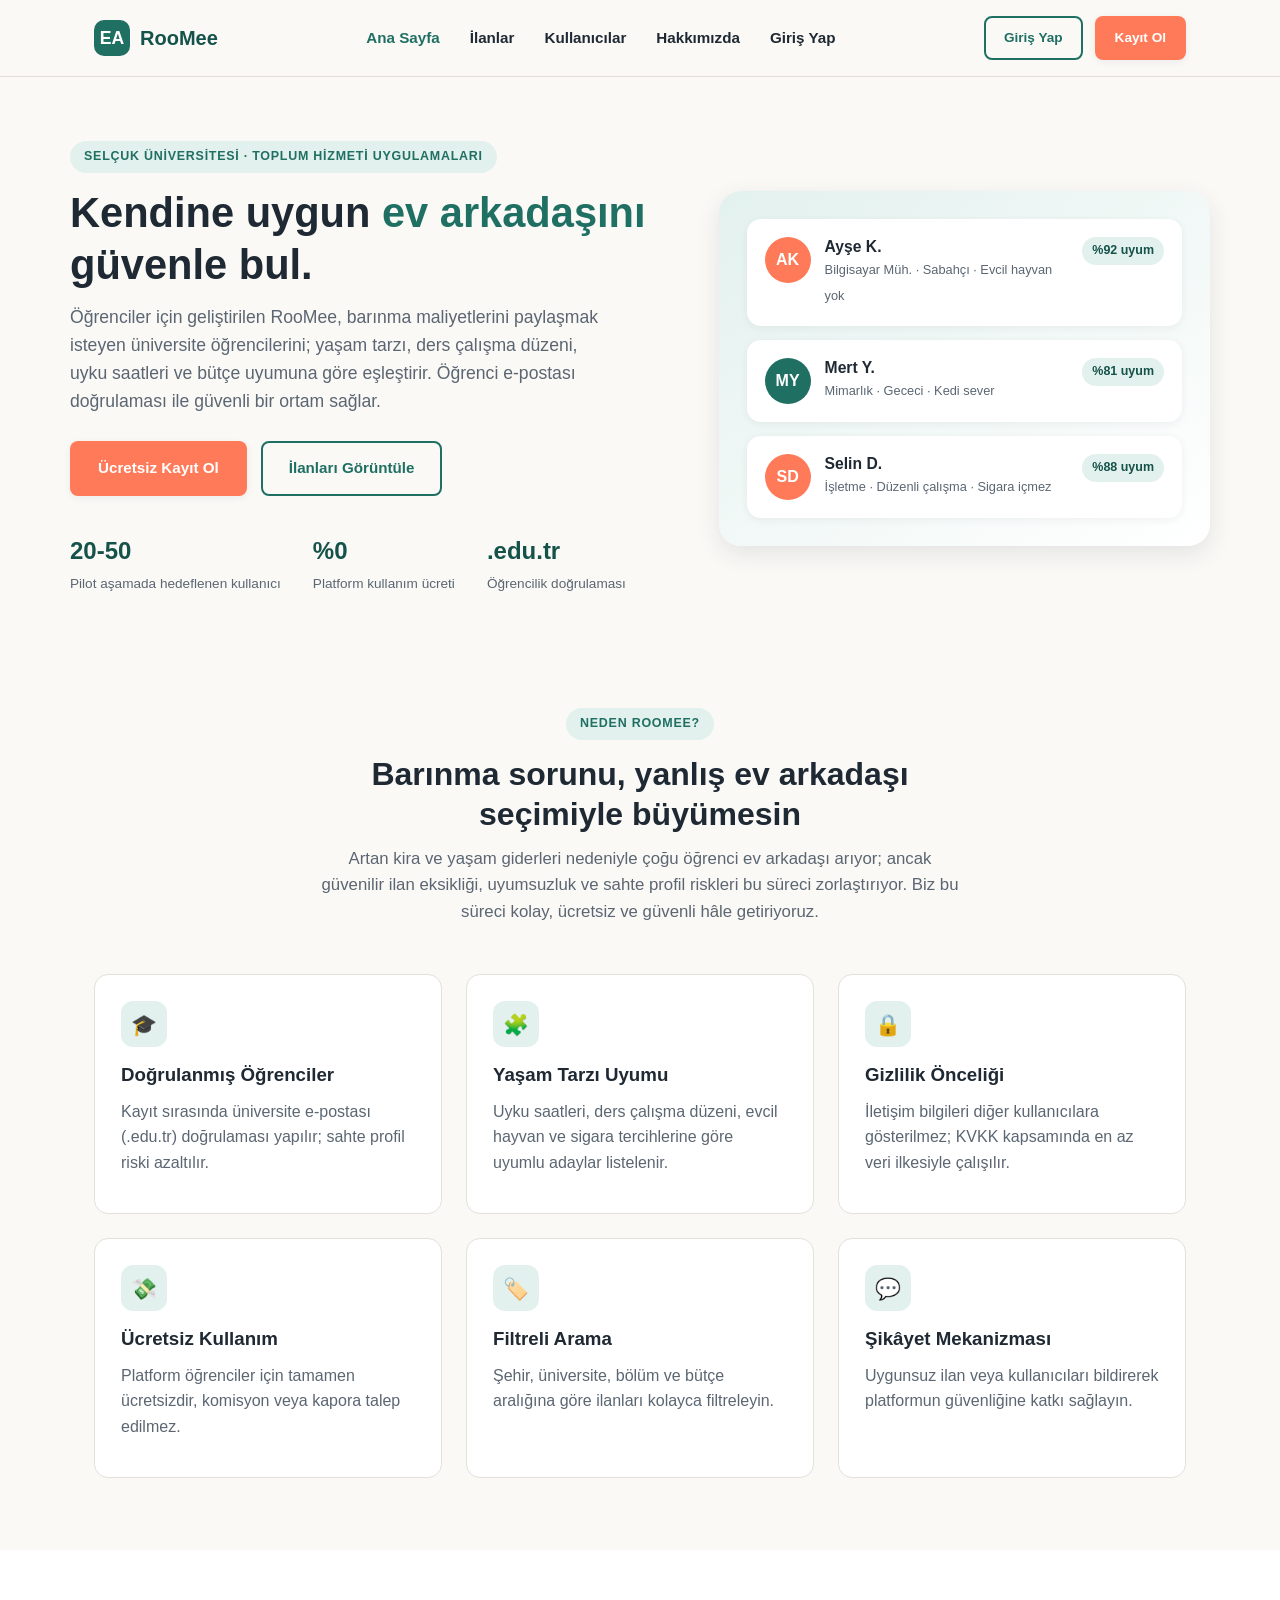
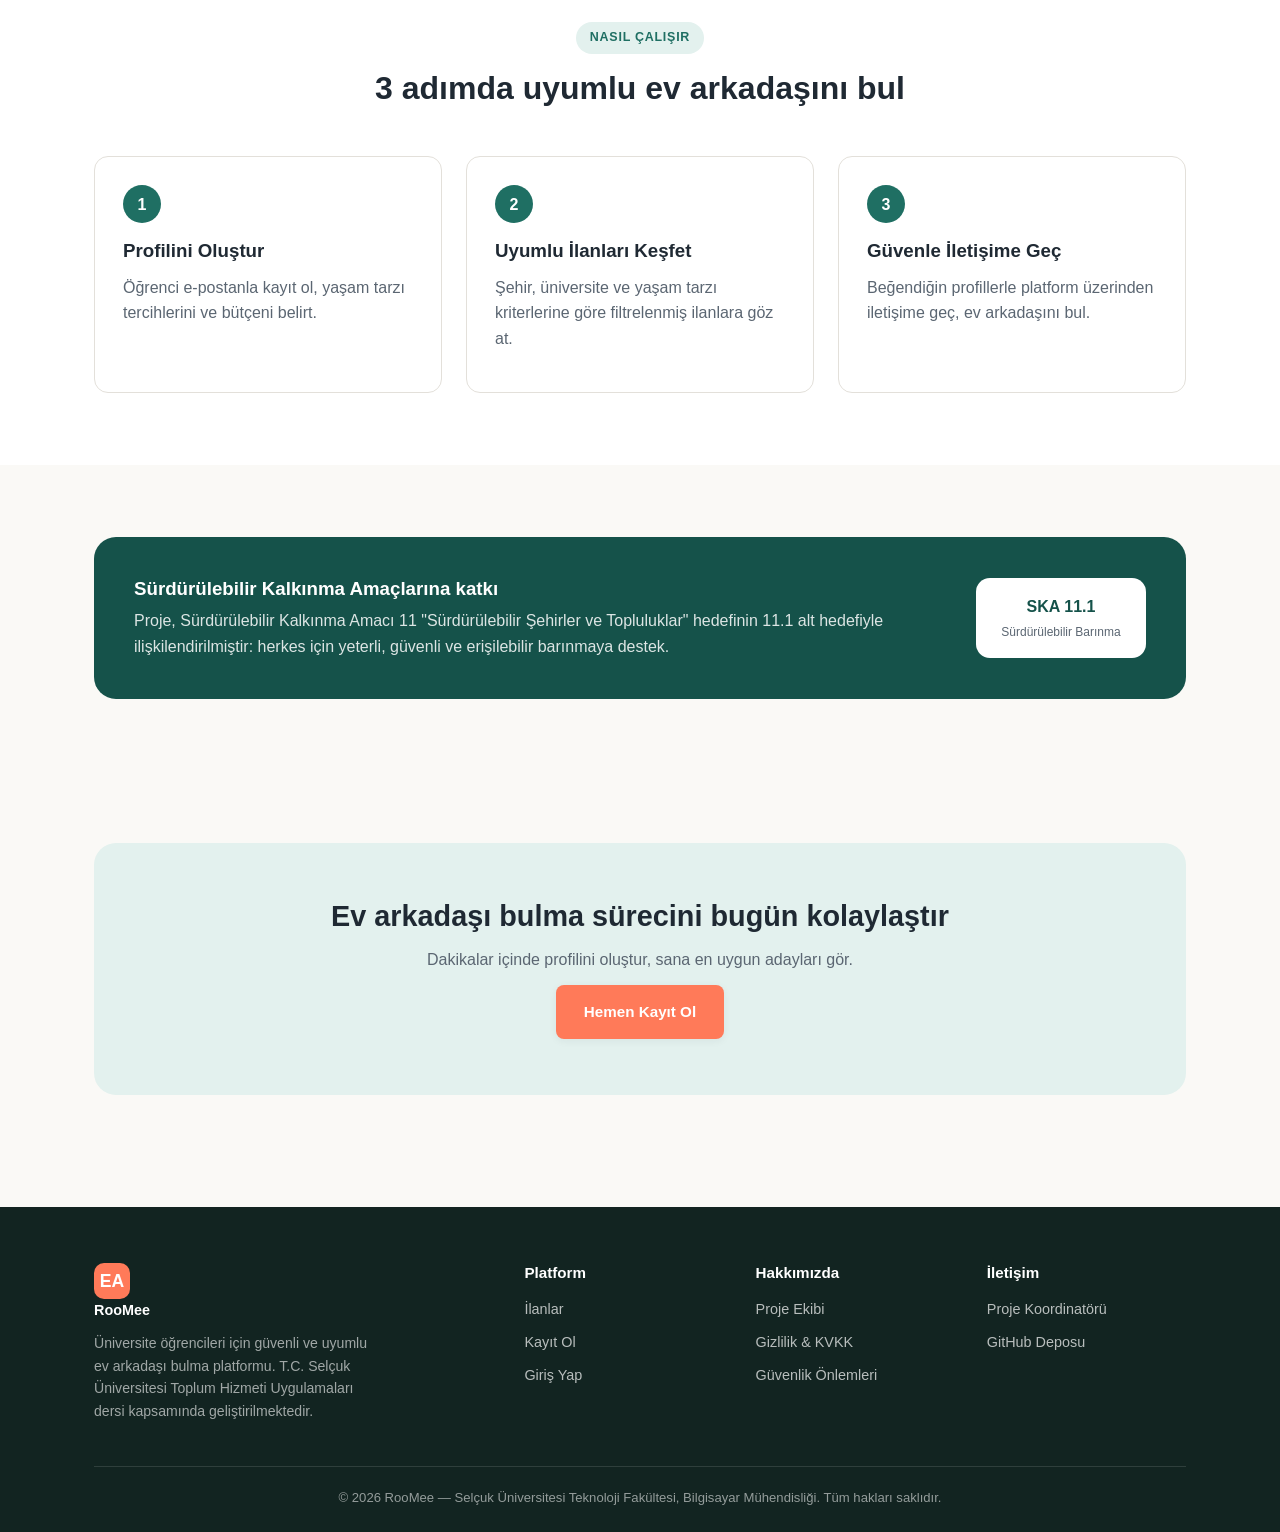
<file: index.html>
<!DOCTYPE html>
<html lang="tr">
<head>
<meta charset="UTF-8">
<meta name="viewport" content="width=device-width, initial-scale=1.0">
<title>RooMee | Güvenilir Ev Arkadaşı Bulma Platformu</title>
<link rel="stylesheet" href="css/style.css">
</head>
<body>

<header class="site-header">
  <nav class="nav">
    <a href="index.html" class="brand">
      <span class="logo-mark">EA</span>
      RooMee
    </a>
    <button class="nav-toggle" aria-label="Menüyü aç">☰</button>
    <ul class="nav-links">
      <li><a href="index.html" class="active">Ana Sayfa</a></li>
      <li><a href="ilanlar.html">İlanlar</a></li>
      <li><a href="kullanicilar.html">Kullanıcılar</a></li>
      <li><a href="hakkimizda.html">Hakkımızda</a></li>
      <li><a href="giris.html">Giriş Yap</a></li>
    </ul>
    <div class="nav-actions">
      <a href="giris.html" class="btn btn-outline btn-sm">Giriş Yap</a>
      <a href="kayit.html" class="btn btn-primary btn-sm">Kayıt Ol</a>
    </div>
  </nav>
</header>

<main>
  <!-- HERO -->
  <section class="container hero">
    <div>
      <span class="eyebrow">Selçuk Üniversitesi · Toplum Hizmeti Uygulamaları</span>
      <h1>Kendine uygun <span class="hero-highlight">ev arkadaşını</span> güvenle bul.</h1>
      <p class="lead">
        Öğrenciler için geliştirilen RooMee, barınma maliyetlerini paylaşmak isteyen
        üniversite öğrencilerini; yaşam tarzı, ders çalışma düzeni, uyku saatleri ve bütçe
        uyumuna göre eşleştirir. Öğrenci e-postası doğrulaması ile güvenli bir ortam sağlar.
      </p>
      <div class="hero-actions">
        <a href="kayit.html" class="btn btn-primary">Ücretsiz Kayıt Ol</a>
        <a href="ilanlar.html" class="btn btn-outline">İlanları Görüntüle</a>
      </div>
      <div class="hero-stats">
        <div><strong>20-50</strong><span>Pilot aşamada hedeflenen kullanıcı</span></div>
        <div><strong>%0</strong><span>Platform kullanım ücreti</span></div>
        <div><strong>.edu.tr</strong><span>Öğrencilik doğrulaması</span></div>
      </div>
    </div>
    <div class="hero-art">
      <div class="mock-card">
        <div class="avatar">AK</div>
        <div class="meta">
          <h4 style="margin:0;font-size:0.98rem;">Ayşe K.</h4>
          <span style="font-size:0.8rem;color:var(--color-text-muted);">Bilgisayar Müh. · Sabahçı · Evcil hayvan yok</span>
        </div>
        <span class="match-score">%92 uyum</span>
      </div>
      <div class="mock-card">
        <div class="avatar alt">MY</div>
        <div class="meta">
          <h4 style="margin:0;font-size:0.98rem;">Mert Y.</h4>
          <span style="font-size:0.8rem;color:var(--color-text-muted);">Mimarlık · Gececi · Kedi sever</span>
        </div>
        <span class="match-score">%81 uyum</span>
      </div>
      <div class="mock-card">
        <div class="avatar">SD</div>
        <div class="meta">
          <h4 style="margin:0;font-size:0.98rem;">Selin D.</h4>
          <span style="font-size:0.8rem;color:var(--color-text-muted);">İşletme · Düzenli çalışma · Sigara içmez</span>
        </div>
        <span class="match-score">%88 uyum</span>
      </div>
    </div>
  </section>

  <!-- PROBLEM / NEDEN -->
  <section class="section">
    <div class="container">
      <div class="section-title">
        <span class="eyebrow">Neden RooMee?</span>
        <h2>Barınma sorunu, yanlış ev arkadaşı seçimiyle büyümesin</h2>
        <p>
          Artan kira ve yaşam giderleri nedeniyle çoğu öğrenci ev arkadaşı arıyor; ancak güvenilir
          ilan eksikliği, uyumsuzluk ve sahte profil riskleri bu süreci zorlaştırıyor. Biz bu
          süreci kolay, ücretsiz ve güvenli hâle getiriyoruz.
        </p>
      </div>
      <div class="features-grid">
        <div class="feature-card">
          <div class="feature-icon">🎓</div>
          <h3>Doğrulanmış Öğrenciler</h3>
          <p>Kayıt sırasında üniversite e-postası (.edu.tr) doğrulaması yapılır; sahte profil riski azaltılır.</p>
        </div>
        <div class="feature-card">
          <div class="feature-icon">🧩</div>
          <h3>Yaşam Tarzı Uyumu</h3>
          <p>Uyku saatleri, ders çalışma düzeni, evcil hayvan ve sigara tercihlerine göre uyumlu adaylar listelenir.</p>
        </div>
        <div class="feature-card">
          <div class="feature-icon">🔒</div>
          <h3>Gizlilik Önceliği</h3>
          <p>İletişim bilgileri diğer kullanıcılara gösterilmez; KVKK kapsamında en az veri ilkesiyle çalışılır.</p>
        </div>
        <div class="feature-card">
          <div class="feature-icon">💸</div>
          <h3>Ücretsiz Kullanım</h3>
          <p>Platform öğrenciler için tamamen ücretsizdir, komisyon veya kapora talep edilmez.</p>
        </div>
        <div class="feature-card">
          <div class="feature-icon">🏷️</div>
          <h3>Filtreli Arama</h3>
          <p>Şehir, üniversite, bölüm ve bütçe aralığına göre ilanları kolayca filtreleyin.</p>
        </div>
        <div class="feature-card">
          <div class="feature-icon">💬</div>
          <h3>Şikâyet Mekanizması</h3>
          <p>Uygunsuz ilan veya kullanıcıları bildirerek platformun güvenliğine katkı sağlayın.</p>
        </div>
      </div>
    </div>
  </section>

  <!-- NASIL ÇALIŞIR -->
  <section class="section" style="background:var(--color-surface);">
    <div class="container">
      <div class="section-title">
        <span class="eyebrow">Nasıl Çalışır</span>
        <h2>3 adımda uyumlu ev arkadaşını bul</h2>
      </div>
      <div class="steps">
        <div class="step-card">
          <div class="step-num">1</div>
          <h3>Profilini Oluştur</h3>
          <p>Öğrenci e-postanla kayıt ol, yaşam tarzı tercihlerini ve bütçeni belirt.</p>
        </div>
        <div class="step-card">
          <div class="step-num">2</div>
          <h3>Uyumlu İlanları Keşfet</h3>
          <p>Şehir, üniversite ve yaşam tarzı kriterlerine göre filtrelenmiş ilanlara göz at.</p>
        </div>
        <div class="step-card">
          <div class="step-num">3</div>
          <h3>Güvenle İletişime Geç</h3>
          <p>Beğendiğin profillerle platform üzerinden iletişime geç, ev arkadaşını bul.</p>
        </div>
      </div>
    </div>
  </section>

  <!-- SKA / Güven bandı -->
  <section class="section">
    <div class="container">
      <div class="trust-band">
        <div>
          <h3>Sürdürülebilir Kalkınma Amaçlarına katkı</h3>
          <p>
            Proje, Sürdürülebilir Kalkınma Amacı 11 "Sürdürülebilir Şehirler ve Topluluklar"
            hedefinin 11.1 alt hedefiyle ilişkilendirilmiştir: herkes için yeterli, güvenli ve
            erişilebilir barınmaya destek.
          </p>
        </div>
        <div class="sdg-badge">
          SKA 11.1
          <span>Sürdürülebilir Barınma</span>
        </div>
      </div>
    </div>
  </section>

  <!-- CTA -->
  <section class="section">
    <div class="container">
      <div class="cta-band">
        <h2>Ev arkadaşı bulma sürecini bugün kolaylaştır</h2>
        <p>Dakikalar içinde profilini oluştur, sana en uygun adayları gör.</p>
        <a href="kayit.html" class="btn btn-primary">Hemen Kayıt Ol</a>
      </div>
    </div>
  </section>
</main>

<footer class="site-footer">
  <div class="container">
    <div class="footer-grid">
      <div class="footer-brand">
        <a href="index.html" class="brand">
          <span class="logo-mark">EA</span>
          RooMee
        </a>
        <p style="color:rgba(255,255,255,0.6);font-size:0.88rem;max-width:280px;">
          Üniversite öğrencileri için güvenli ve uyumlu ev arkadaşı bulma platformu.
          T.C. Selçuk Üniversitesi Toplum Hizmeti Uygulamaları dersi kapsamında geliştirilmektedir.
        </p>
      </div>
      <div>
        <h4>Platform</h4>
        <a href="ilanlar.html">İlanlar</a>
        <a href="kayit.html">Kayıt Ol</a>
        <a href="giris.html">Giriş Yap</a>
      </div>
      <div>
        <h4>Hakkımızda</h4>
        <a href="hakkimizda.html">Proje Ekibi</a>
        <a href="hakkimizda.html#kvkk">Gizlilik &amp; KVKK</a>
        <a href="hakkimizda.html#risk">Güvenlik Önlemleri</a>
      </div>
      <div>
        <h4>İletişim</h4>
        <a href="mailto:233301024@ogr.selcuk.edu.tr">Proje Koordinatörü</a>
        <a href="https://github.com/HayrunisaPolat/ToplumaHizmetVatanaHizmettir" target="_blank" rel="noopener">GitHub Deposu</a>
      </div>
    </div>
    <div class="footer-bottom">
      © 2026 RooMee — Selçuk Üniversitesi Teknoloji Fakültesi, Bilgisayar Mühendisliği. Tüm hakları saklıdır.
    </div>
  </div>
</footer>

<script src="js/auth.js"></script>
<script src="js/main.js"></script>
</body>
</html>
</file>
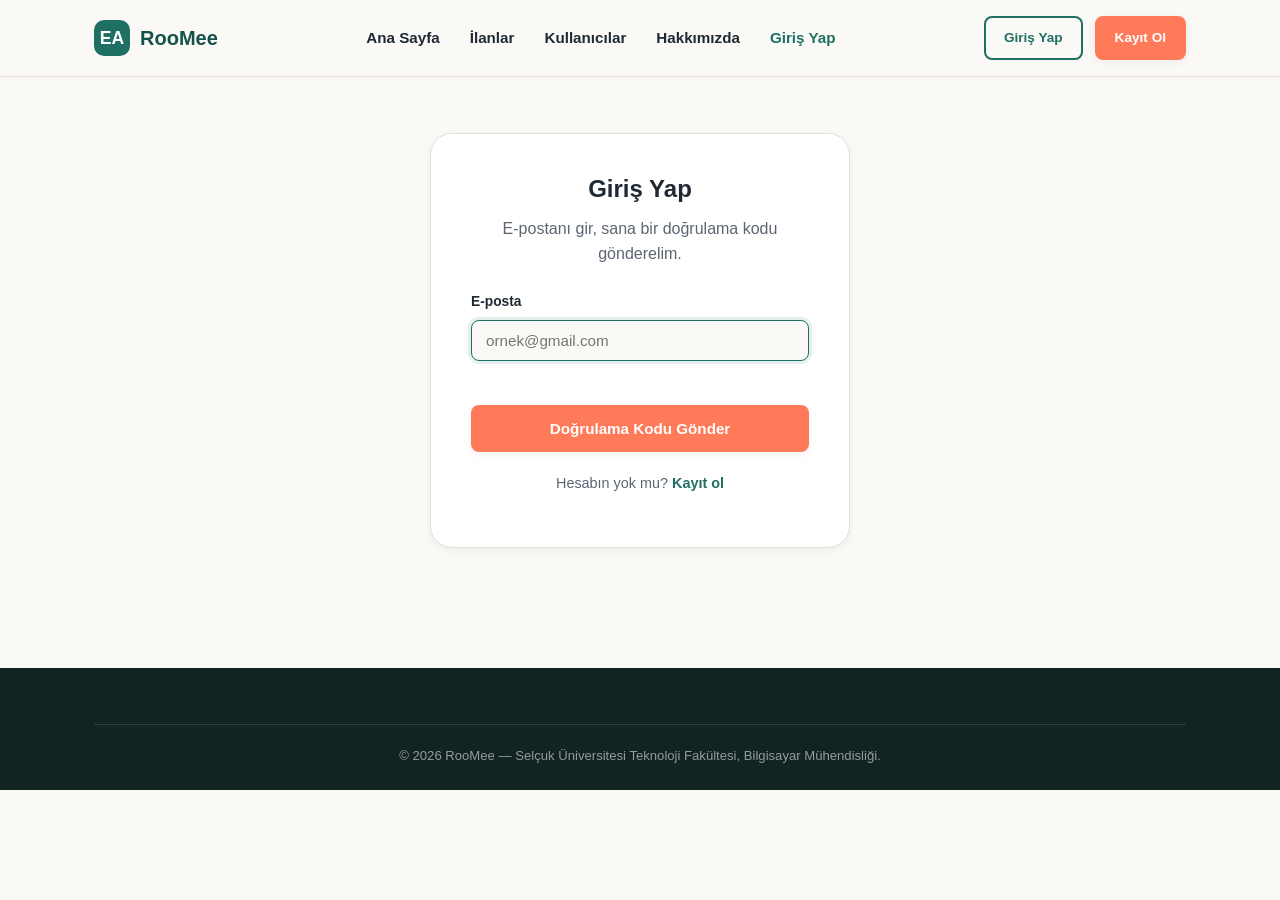
<file: giris.html>
<!DOCTYPE html>
<html lang="tr">
<head>
<meta charset="UTF-8">
<meta name="viewport" content="width=device-width, initial-scale=1.0">
<title>Giriş Yap | RooMee</title>
<link rel="stylesheet" href="css/style.css">
<link rel="stylesheet" href="assets/css/giris.css">
</head>
<body>

<header class="site-header">
  <nav class="nav">
    <a href="index.html" class="brand">
      <span class="logo-mark">EA</span>
      RooMee
    </a>
    <button class="nav-toggle" aria-label="Menüyü aç">☰</button>
    <ul class="nav-links">
      <li><a href="index.html">Ana Sayfa</a></li>
      <li><a href="ilanlar.html">İlanlar</a></li>
      <li><a href="kullanicilar.html">Kullanıcılar</a></li>
      <li><a href="hakkimizda.html">Hakkımızda</a></li>
      <li><a href="giris.html" class="active">Giriş Yap</a></li>
    </ul>
    <div class="nav-actions">
      <a href="giris.html" class="btn btn-outline btn-sm">Giriş Yap</a>
      <a href="kayit.html" class="btn btn-primary btn-sm">Kayıt Ol</a>
    </div>
  </nav>
</header>

<main class="auth-wrap container">
  <div class="auth-card">

    <!-- ZATEN GİRİŞ YAPILMIŞSA -->
    <div id="oturum-var" class="oturum-var" hidden>
      <h1>Zaten giriş yaptın</h1>
      <p class="lead">Hesabın: <strong id="oturum-ad"></strong></p>
      <a class="btn btn-primary btn-block" href="index.html">Ana Sayfaya Git</a>
      <button class="btn btn-ghost btn-block" id="cikis-yap" type="button" style="margin-top:10px">Çıkış Yap</button>
    </div>

    <!-- ADIM 1: E-POSTA -->
    <div id="adim-1">
      <h1>Giriş Yap</h1>
      <p class="lead">E-postanı gir, sana bir doğrulama kodu gönderelim.</p>

      <form id="giris-form-1" novalidate>
        <div class="form-field">
          <label for="eposta">E-posta</label>
          <input type="email" id="eposta" name="eposta" autocomplete="email" autofocus required
                 placeholder="ornek@gmail.com" aria-describedby="eposta-hata">
        </div>
        <p class="form-error" id="eposta-hata" role="alert"></p>
        <button type="submit" class="btn btn-primary btn-block">Doğrulama Kodu Gönder</button>
      </form>

      <p class="form-footer-text">Hesabın yok mu? <a href="kayit.html">Kayıt ol</a></p>
    </div>

    <!-- ADIM 2: KOD -->
    <div id="adim-2" hidden>
      <h1>Kodu Gir</h1>
      <p class="lead"><strong id="hedef-eposta"></strong> adresine gönderilen 6 haneli kodu gir.</p>

      <div class="demo-kod">
        📩 <strong>Prototip modu:</strong> Gerçek e-posta gönderimi için bir backend gerekir.
        Gönderilecek kod burada gösterilir:
        <strong class="kod" id="demo-kod"></strong>
      </div>

      <form id="giris-form-2" novalidate>
        <div class="form-field">
          <label for="kod">Doğrulama Kodu</label>
          <input type="text" id="kod" class="kod-input" inputmode="numeric" maxlength="6"
                 autocomplete="one-time-code" required placeholder="••••••" aria-describedby="kod-hata">
        </div>
        <p class="form-error" id="kod-hata" role="alert"></p>
        <button type="submit" class="btn btn-primary btn-block">Giriş Yap</button>
      </form>

      <p class="form-footer-text auth-links">
        <button type="button" id="kod-tekrar">Kodu tekrar gönder</button> ·
        <button type="button" id="eposta-degistir">E-postayı değiştir</button>
      </p>
    </div>

  </div>
</main>

<footer class="site-footer">
  <div class="container">
    <div class="footer-bottom">
      © 2026 RooMee — Selçuk Üniversitesi Teknoloji Fakültesi, Bilgisayar Mühendisliği.
    </div>
  </div>
</footer>

<script src="js/auth.js"></script>
<script src="js/main.js"></script>
<script src="assets/js/giris.js"></script>
</body>
</html>
</file>
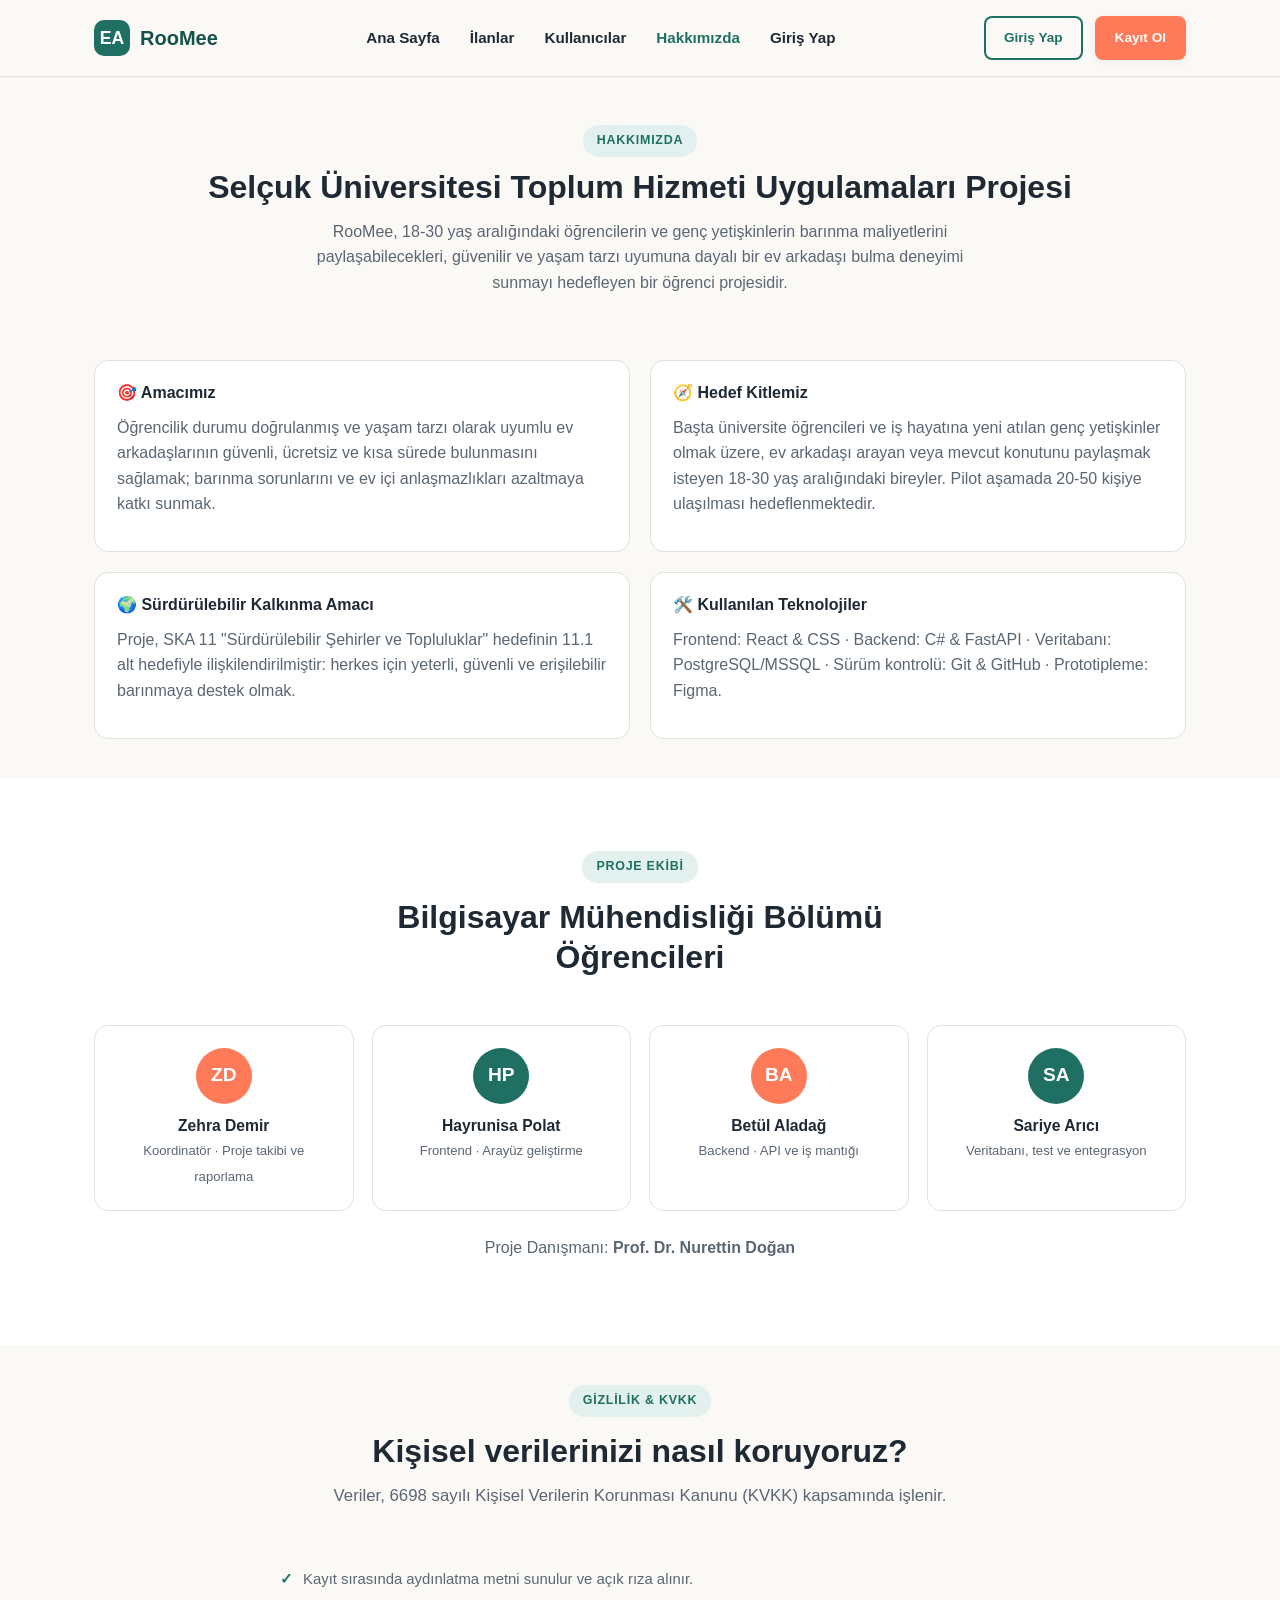
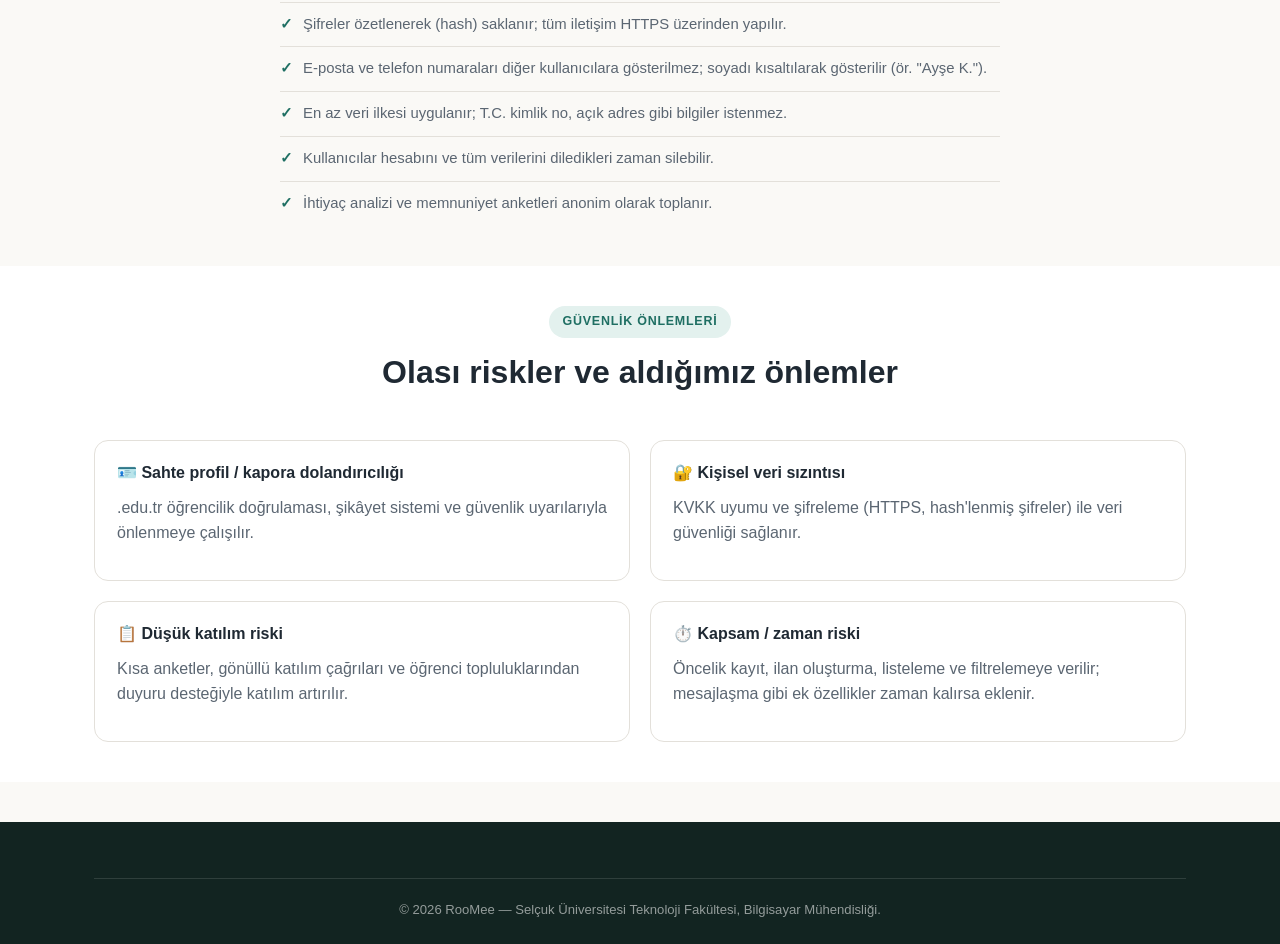
<file: hakkimizda.html>
<!DOCTYPE html>
<html lang="tr">
<head>
<meta charset="UTF-8">
<meta name="viewport" content="width=device-width, initial-scale=1.0">
<title>Hakkımızda | RooMee</title>
<link rel="stylesheet" href="css/style.css">
</head>
<body>

<header class="site-header">
  <nav class="nav">
    <a href="index.html" class="brand">
      <span class="logo-mark">EA</span>
      RooMee
    </a>
    <button class="nav-toggle" aria-label="Menüyü aç">☰</button>
    <ul class="nav-links">
      <li><a href="index.html">Ana Sayfa</a></li>
      <li><a href="ilanlar.html">İlanlar</a></li>
      <li><a href="kullanicilar.html">Kullanıcılar</a></li>
      <li><a href="hakkimizda.html" class="active">Hakkımızda</a></li>
      <li><a href="giris.html">Giriş Yap</a></li>
    </ul>
    <div class="nav-actions">
      <a href="giris.html" class="btn btn-outline btn-sm">Giriş Yap</a>
      <a href="kayit.html" class="btn btn-primary btn-sm">Kayıt Ol</a>
    </div>
  </nav>
</header>

<main>
  <div class="container page-head">
    <span class="eyebrow">Hakkımızda</span>
    <h1>Selçuk Üniversitesi Toplum Hizmeti Uygulamaları Projesi</h1>
    <p style="max-width:680px;margin:0 auto;">
      RooMee, 18-30 yaş aralığındaki öğrencilerin ve genç yetişkinlerin barınma
      maliyetlerini paylaşabilecekleri, güvenilir ve yaşam tarzı uyumuna dayalı bir ev
      arkadaşı bulma deneyimi sunmayı hedefleyen bir öğrenci projesidir.
    </p>
  </div>

  <!-- AMAÇ -->
  <section class="section-tight">
    <div class="container">
      <div class="value-grid">
        <div class="value-card">
          <h4>🎯 Amacımız</h4>
          <p>
            Öğrencilik durumu doğrulanmış ve yaşam tarzı olarak uyumlu ev arkadaşlarının
            güvenli, ücretsiz ve kısa sürede bulunmasını sağlamak; barınma sorunlarını ve
            ev içi anlaşmazlıkları azaltmaya katkı sunmak.
          </p>
        </div>
        <div class="value-card">
          <h4>🧭 Hedef Kitlemiz</h4>
          <p>
            Başta üniversite öğrencileri ve iş hayatına yeni atılan genç yetişkinler olmak
            üzere, ev arkadaşı arayan veya mevcut konutunu paylaşmak isteyen 18-30 yaş
            aralığındaki bireyler. Pilot aşamada 20-50 kişiye ulaşılması hedeflenmektedir.
          </p>
        </div>
        <div class="value-card">
          <h4>🌍 Sürdürülebilir Kalkınma Amacı</h4>
          <p>
            Proje, SKA 11 "Sürdürülebilir Şehirler ve Topluluklar" hedefinin 11.1 alt
            hedefiyle ilişkilendirilmiştir: herkes için yeterli, güvenli ve erişilebilir
            barınmaya destek olmak.
          </p>
        </div>
        <div class="value-card">
          <h4>🛠️ Kullanılan Teknolojiler</h4>
          <p>
            Frontend: React &amp; CSS · Backend: C# &amp; FastAPI · Veritabanı:
            PostgreSQL/MSSQL · Sürüm kontrolü: Git &amp; GitHub · Prototipleme: Figma.
          </p>
        </div>
      </div>
    </div>
  </section>

  <!-- EKİP -->
  <section class="section" style="background:var(--color-surface);">
    <div class="container">
      <div class="section-title">
        <span class="eyebrow">Proje Ekibi</span>
        <h2>Bilgisayar Mühendisliği Bölümü Öğrencileri</h2>
      </div>
      <div class="team-grid">
        <div class="team-card">
          <div class="avatar">ZD</div>
          <h4>Zehra Demir</h4>
          <span>Koordinatör · Proje takibi ve raporlama</span>
        </div>
        <div class="team-card">
          <div class="avatar alt">HP</div>
          <h4>Hayrunisa Polat</h4>
          <span>Frontend · Arayüz geliştirme</span>
        </div>
        <div class="team-card">
          <div class="avatar">BA</div>
          <h4>Betül Aladağ</h4>
          <span>Backend · API ve iş mantığı</span>
        </div>
        <div class="team-card">
          <div class="avatar alt">SA</div>
          <h4>Sariye Arıcı</h4>
          <span>Veritabanı, test ve entegrasyon</span>
        </div>
      </div>
      <p class="text-center" style="margin-top:24px;">
        Proje Danışmanı: <strong>Prof. Dr. Nurettin Doğan</strong>
      </p>
    </div>
  </section>

  <!-- KVKK -->
  <section class="section-tight" id="kvkk">
    <div class="container">
      <div class="section-title">
        <span class="eyebrow">Gizlilik &amp; KVKK</span>
        <h2>Kişisel verilerinizi nasıl koruyoruz?</h2>
        <p>Veriler, 6698 sayılı Kişisel Verilerin Korunması Kanunu (KVKK) kapsamında işlenir.</p>
      </div>
      <ul class="kvkk-list" style="max-width:720px;margin:0 auto;">
        <li>Kayıt sırasında aydınlatma metni sunulur ve açık rıza alınır.</li>
        <li>Şifreler özetlenerek (hash) saklanır; tüm iletişim HTTPS üzerinden yapılır.</li>
        <li>E-posta ve telefon numaraları diğer kullanıcılara gösterilmez; soyadı kısaltılarak gösterilir (ör. "Ayşe K.").</li>
        <li>En az veri ilkesi uygulanır; T.C. kimlik no, açık adres gibi bilgiler istenmez.</li>
        <li>Kullanıcılar hesabını ve tüm verilerini diledikleri zaman silebilir.</li>
        <li>İhtiyaç analizi ve memnuniyet anketleri anonim olarak toplanır.</li>
      </ul>
    </div>
  </section>

  <!-- GÜVENLİK / RİSKLER -->
  <section class="section-tight" id="risk" style="background:var(--color-surface);">
    <div class="container">
      <div class="section-title">
        <span class="eyebrow">Güvenlik Önlemleri</span>
        <h2>Olası riskler ve aldığımız önlemler</h2>
      </div>
      <div class="value-grid">
        <div class="value-card">
          <h4>🪪 Sahte profil / kapora dolandırıcılığı</h4>
          <p>.edu.tr öğrencilik doğrulaması, şikâyet sistemi ve güvenlik uyarılarıyla önlenmeye çalışılır.</p>
        </div>
        <div class="value-card">
          <h4>🔐 Kişisel veri sızıntısı</h4>
          <p>KVKK uyumu ve şifreleme (HTTPS, hash'lenmiş şifreler) ile veri güvenliği sağlanır.</p>
        </div>
        <div class="value-card">
          <h4>📋 Düşük katılım riski</h4>
          <p>Kısa anketler, gönüllü katılım çağrıları ve öğrenci topluluklarından duyuru desteğiyle katılım artırılır.</p>
        </div>
        <div class="value-card">
          <h4>⏱️ Kapsam / zaman riski</h4>
          <p>Öncelik kayıt, ilan oluşturma, listeleme ve filtrelemeye verilir; mesajlaşma gibi ek özellikler zaman kalırsa eklenir.</p>
        </div>
      </div>
    </div>
  </section>
</main>

<footer class="site-footer">
  <div class="container">
    <div class="footer-bottom">
      © 2026 RooMee — Selçuk Üniversitesi Teknoloji Fakültesi, Bilgisayar Mühendisliği.
    </div>
  </div>
</footer>

<script src="js/auth.js"></script>
<script src="js/main.js"></script>
</body>
</html>
</file>
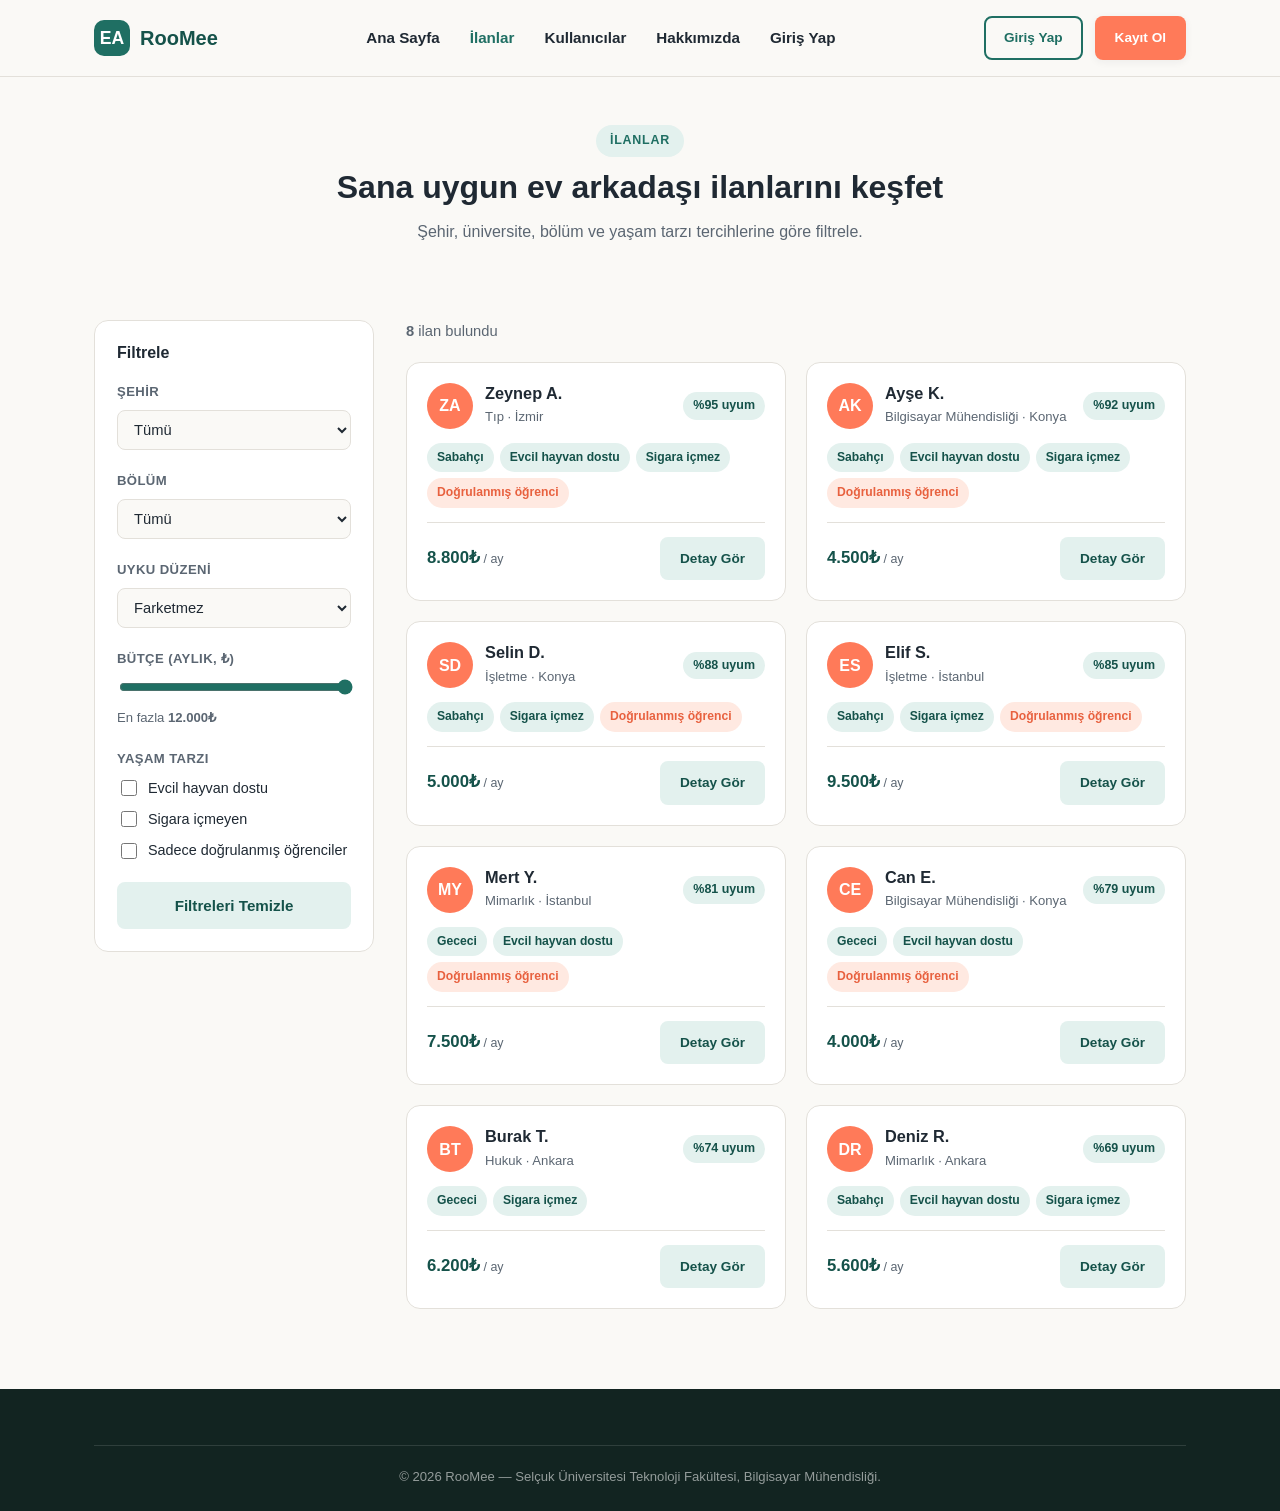
<file: ilanlar.html>
<!DOCTYPE html>
<html lang="tr">
<head>
<meta charset="UTF-8">
<meta name="viewport" content="width=device-width, initial-scale=1.0">
<title>İlanlar | RooMee</title>
<link rel="stylesheet" href="css/style.css">
</head>
<body>

<header class="site-header">
  <nav class="nav">
    <a href="index.html" class="brand">
      <span class="logo-mark">EA</span>
      RooMee
    </a>
    <button class="nav-toggle" aria-label="Menüyü aç">☰</button>
    <ul class="nav-links">
      <li><a href="index.html">Ana Sayfa</a></li>
      <li><a href="ilanlar.html" class="active">İlanlar</a></li>
      <li><a href="kullanicilar.html">Kullanıcılar</a></li>
      <li><a href="hakkimizda.html">Hakkımızda</a></li>
      <li><a href="giris.html">Giriş Yap</a></li>
    </ul>
    <div class="nav-actions">
      <a href="giris.html" class="btn btn-outline btn-sm">Giriş Yap</a>
      <a href="kayit.html" class="btn btn-primary btn-sm">Kayıt Ol</a>
    </div>
  </nav>
</header>

<main class="container">
  <div class="page-head">
    <span class="eyebrow">İlanlar</span>
    <h1>Sana uygun ev arkadaşı ilanlarını keşfet</h1>
    <p>Şehir, üniversite, bölüm ve yaşam tarzı tercihlerine göre filtrele.</p>
  </div>

  <div class="listing-layout section-tight">
    <!-- FİLTRE PANELİ -->
    <aside class="filter-panel">
      <h3>Filtrele</h3>

      <div class="filter-group">
        <label class="field-label" for="f-sehir">Şehir</label>
        <select id="f-sehir">
          <option value="">Tümü</option>
          <option value="Konya">Konya</option>
          <option value="İstanbul">İstanbul</option>
          <option value="Ankara">Ankara</option>
          <option value="İzmir">İzmir</option>
        </select>
      </div>

      <div class="filter-group">
        <label class="field-label" for="f-bolum">Bölüm</label>
        <select id="f-bolum">
          <option value="">Tümü</option>
          <option value="Bilgisayar Mühendisliği">Bilgisayar Mühendisliği</option>
          <option value="Mimarlık">Mimarlık</option>
          <option value="İşletme">İşletme</option>
          <option value="Tıp">Tıp</option>
          <option value="Hukuk">Hukuk</option>
        </select>
      </div>

      <div class="filter-group">
        <label class="field-label" for="f-uyku">Uyku Düzeni</label>
        <select id="f-uyku">
          <option value="">Farketmez</option>
          <option value="Sabahçı">Sabahçı</option>
          <option value="Gececi">Gececi</option>
        </select>
      </div>

      <div class="filter-group">
        <label class="field-label">Bütçe (Aylık, ₺)</label>
        <input type="range" id="f-butce" min="3000" max="12000" step="500" value="12000" style="width:100%;accent-color:var(--color-primary);">
        <div class="range-value">En fazla <strong id="f-butce-deger">12.000₺</strong></div>
      </div>

      <div class="filter-group">
        <label class="field-label">Yaşam Tarzı</label>
        <div class="checkbox-row">
          <input type="checkbox" id="f-evcil">
          <label for="f-evcil">Evcil hayvan dostu</label>
        </div>
        <div class="checkbox-row">
          <input type="checkbox" id="f-sigarasiz">
          <label for="f-sigarasiz">Sigara içmeyen</label>
        </div>
        <div class="checkbox-row">
          <input type="checkbox" id="f-dogrulanmis">
          <label for="f-dogrulanmis">Sadece doğrulanmış öğrenciler</label>
        </div>
      </div>

      <button class="btn btn-ghost btn-block" id="f-temizle" type="button">Filtreleri Temizle</button>
    </aside>

    <!-- SONUÇLAR -->
    <div>
      <div class="listing-results-head">
        <p><strong id="sonuc-sayisi">0</strong> ilan bulundu</p>
      </div>

      <div class="listing-grid" id="listing-grid"></div>

      <div class="empty-state" id="empty-state">
        <h3>Uygun ilan bulunamadı</h3>
        <p>Filtrelerini genişletmeyi deneyebilirsin.</p>
      </div>
    </div>
  </div>
</main>

<footer class="site-footer">
  <div class="container">
    <div class="footer-bottom">
      © 2026 RooMee — Selçuk Üniversitesi Teknoloji Fakültesi, Bilgisayar Mühendisliği.
    </div>
  </div>
</footer>

<script src="js/auth.js"></script>
<script src="js/main.js"></script>
<script src="js/listings.js"></script>
</body>
</html>
</file>
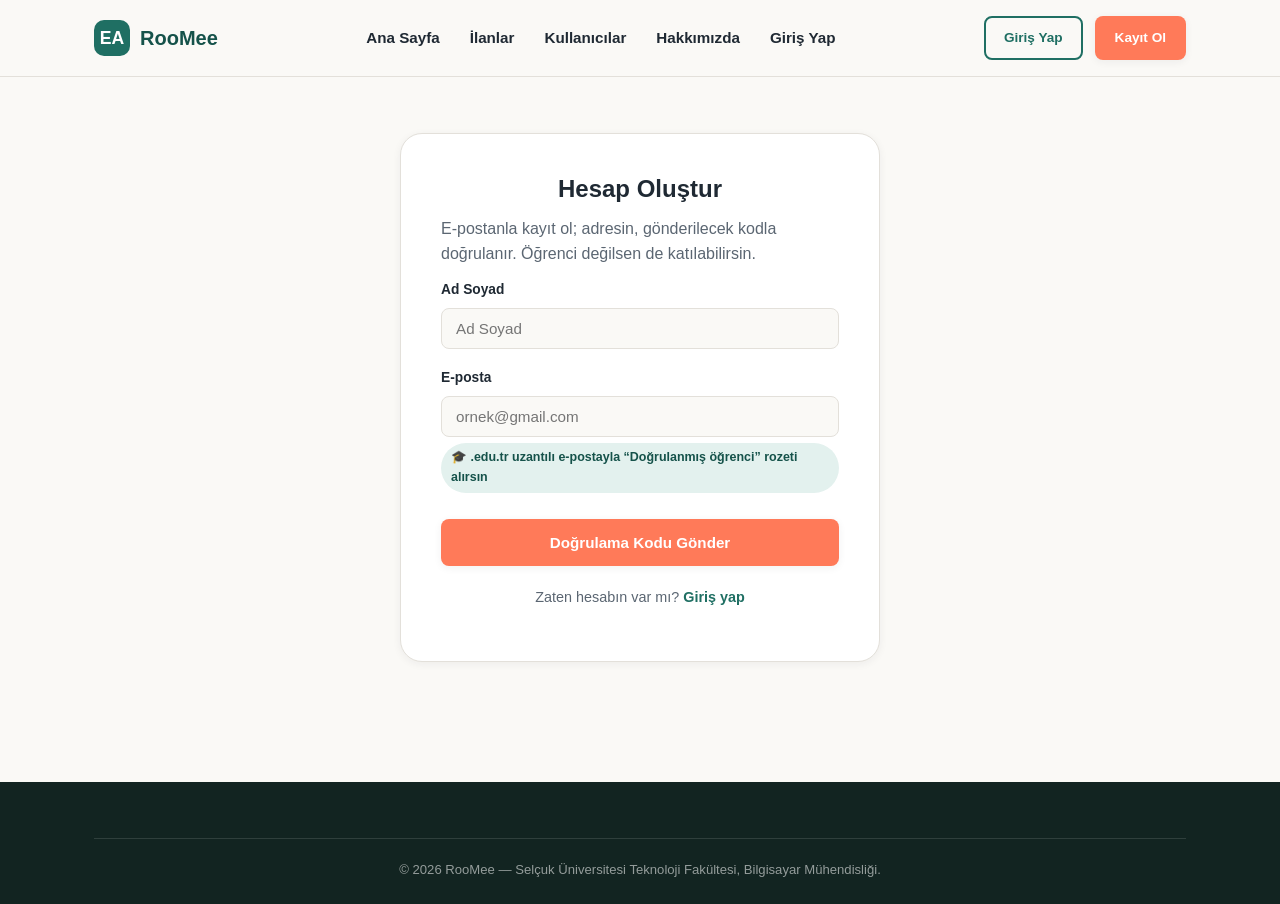
<file: kayit.html>
<!DOCTYPE html>
<html lang="tr">
<head>
<meta charset="UTF-8">
<meta name="viewport" content="width=device-width, initial-scale=1.0">
<title>Kayıt Ol | RooMee</title>
<link rel="stylesheet" href="css/style.css">
</head>
<body>

<header class="site-header">
  <nav class="nav">
    <a href="index.html" class="brand">
      <span class="logo-mark">EA</span>
      RooMee
    </a>
    <button class="nav-toggle" aria-label="Menüyü aç">☰</button>
    <ul class="nav-links">
      <li><a href="index.html">Ana Sayfa</a></li>
      <li><a href="ilanlar.html">İlanlar</a></li>
      <li><a href="kullanicilar.html">Kullanıcılar</a></li>
      <li><a href="hakkimizda.html">Hakkımızda</a></li>
      <li><a href="giris.html">Giriş Yap</a></li>
    </ul>
    <div class="nav-actions">
      <a href="giris.html" class="btn btn-outline btn-sm">Giriş Yap</a>
      <a href="kayit.html" class="btn btn-primary btn-sm">Kayıt Ol</a>
    </div>
  </nav>
</header>

<main class="auth-wrap container">
  <div class="auth-card" style="max-width:480px;">

    <!-- ADIM 1: AD SOYAD + E-POSTA -->
    <div id="adim-1">
      <h1>Hesap Oluştur</h1>
      <p class="lead">E-postanla kayıt ol; adresin, gönderilecek kodla doğrulanır. Öğrenci değilsen de katılabilirsin.</p>

      <form id="kayit-form-1">
        <div class="form-field">
          <label for="adSoyad">Ad Soyad</label>
          <input type="text" id="adSoyad" required placeholder="Ad Soyad">
        </div>
        <div class="form-field">
          <label for="eposta">E-posta</label>
          <input type="email" id="eposta" required placeholder="ornek@gmail.com">
          <span class="badge-verify">🎓 .edu.tr uzantılı e-postayla “Doğrulanmış öğrenci” rozeti alırsın</span>
        </div>
        <button type="submit" class="btn btn-primary btn-block" style="margin-top:8px;">Doğrulama Kodu Gönder</button>
      </form>

      <p class="form-footer-text">Zaten hesabın var mı? <a href="giris.html">Giriş yap</a></p>
    </div>

    <!-- ADIM 2: KOD DOĞRULAMA -->
    <div id="adim-2" style="display:none;">
      <h1>E-postanı Doğrula</h1>
      <p class="lead"><strong id="hedef-eposta"></strong> adresine gönderilen 6 haneli kodu gir.</p>

      <div id="demo-kod-kutusu" style="background:var(--color-primary-light);border-radius:var(--radius-md);padding:16px 18px;margin-bottom:20px;font-size:0.85rem;color:var(--color-primary-dark);">
        📩 <strong>Prototip modu:</strong> Gerçek e-posta gönderimi için bir backend/e-posta servisi (SMTP/API) gereklidir.
        Bu demo ortamında, gönderilecek olan kod sana burada gösteriliyor:
        <div style="font-size:1.6rem;font-weight:800;letter-spacing:0.2em;margin-top:8px;" id="demo-kod-goster"></div>
      </div>

      <form id="kayit-form-2">
        <div class="form-field">
          <label for="kod">Doğrulama Kodu</label>
          <input type="text" id="kod" inputmode="numeric" maxlength="6" required placeholder="6 haneli kod">
        </div>
        <div id="kod-hata" style="color:var(--color-accent-dark);font-size:0.85rem;font-weight:600;margin-bottom:14px;"></div>
        <button type="submit" class="btn btn-primary btn-block">Kodu Doğrula ve Kayıt Ol</button>
      </form>

      <p class="form-footer-text">
        <a href="#" id="kod-tekrar-gonder">Kodu tekrar gönder</a> ·
        <a href="#" id="adim1-don">E-postayı değiştir</a>
      </p>
    </div>

  </div>
</main>

<footer class="site-footer">
  <div class="container">
    <div class="footer-bottom">
      © 2026 RooMee — Selçuk Üniversitesi Teknoloji Fakültesi, Bilgisayar Mühendisliği.
    </div>
  </div>
</footer>

<script src="js/auth.js"></script>
<script src="js/main.js"></script>
<script>
  let bekleyenKayit = null; // { adSoyad, eposta, kod }

  function adim2yiGoster() {
    document.getElementById("adim-1").style.display = "none";
    document.getElementById("adim-2").style.display = "block";
    document.getElementById("hedef-eposta").textContent = bekleyenKayit.eposta;
    document.getElementById("demo-kod-goster").textContent = bekleyenKayit.kod;
    document.getElementById("kod").value = "";
    document.getElementById("kod-hata").textContent = "";
  }

  document.getElementById("kayit-form-1").addEventListener("submit", (e) => {
    e.preventDefault();
    const adSoyad = document.getElementById("adSoyad").value.trim();
    const eposta = document.getElementById("eposta").value.trim();

    if (!epostaGecerliMi(eposta)) {
      alert("Lütfen geçerli bir e-posta adresi gir.");
      return;
    }
    if (kullaniciBulEposta(eposta)) {
      alert("Bu e-postayla zaten bir hesap var. Giriş yapmayı deneyebilirsin.");
      return;
    }

    bekleyenKayit = { adSoyad, eposta, kod: dogrulamaKoduUret() };
    adim2yiGoster();
  });

  document.getElementById("kod-tekrar-gonder").addEventListener("click", (e) => {
    e.preventDefault();
    if (!bekleyenKayit) return;
    bekleyenKayit.kod = dogrulamaKoduUret();
    document.getElementById("demo-kod-goster").textContent = bekleyenKayit.kod;
    document.getElementById("kod-hata").textContent = "";
  });

  document.getElementById("adim1-don").addEventListener("click", (e) => {
    e.preventDefault();
    bekleyenKayit = null;
    document.getElementById("adim-2").style.display = "none";
    document.getElementById("adim-1").style.display = "block";
  });

  document.getElementById("kayit-form-2").addEventListener("submit", (e) => {
    e.preventDefault();
    const girilenKod = document.getElementById("kod").value.trim();
    const hataAlani = document.getElementById("kod-hata");

    if (!bekleyenKayit) return;

    if (girilenKod !== bekleyenKayit.kod) {
      hataAlani.textContent = "✗ Kod yanlış. Lütfen tekrar dene.";
      return;
    }

    const yeniKullanici = {
      adSoyad: bekleyenKayit.adSoyad,
      eposta: bekleyenKayit.eposta,
      epostaDogrulandi: true,
      dogrulanmis: ogrenciEpostasiMi(bekleyenKayit.eposta), // .edu.tr ise "Doğrulanmış öğrenci"
      kayitTarihi: new Date().toISOString(),
    };
    kullaniciEkle(yeniKullanici);
    oturumAc(yeniKullanici);
    bekleyenKayit = null;

    alert(`E-postan doğrulandı, kayıt tamamlandı! Hoş geldin ${yeniKullanici.adSoyad}.`);
    window.location.href = "index.html";
  });
</script>
</body>
</html>
</file>
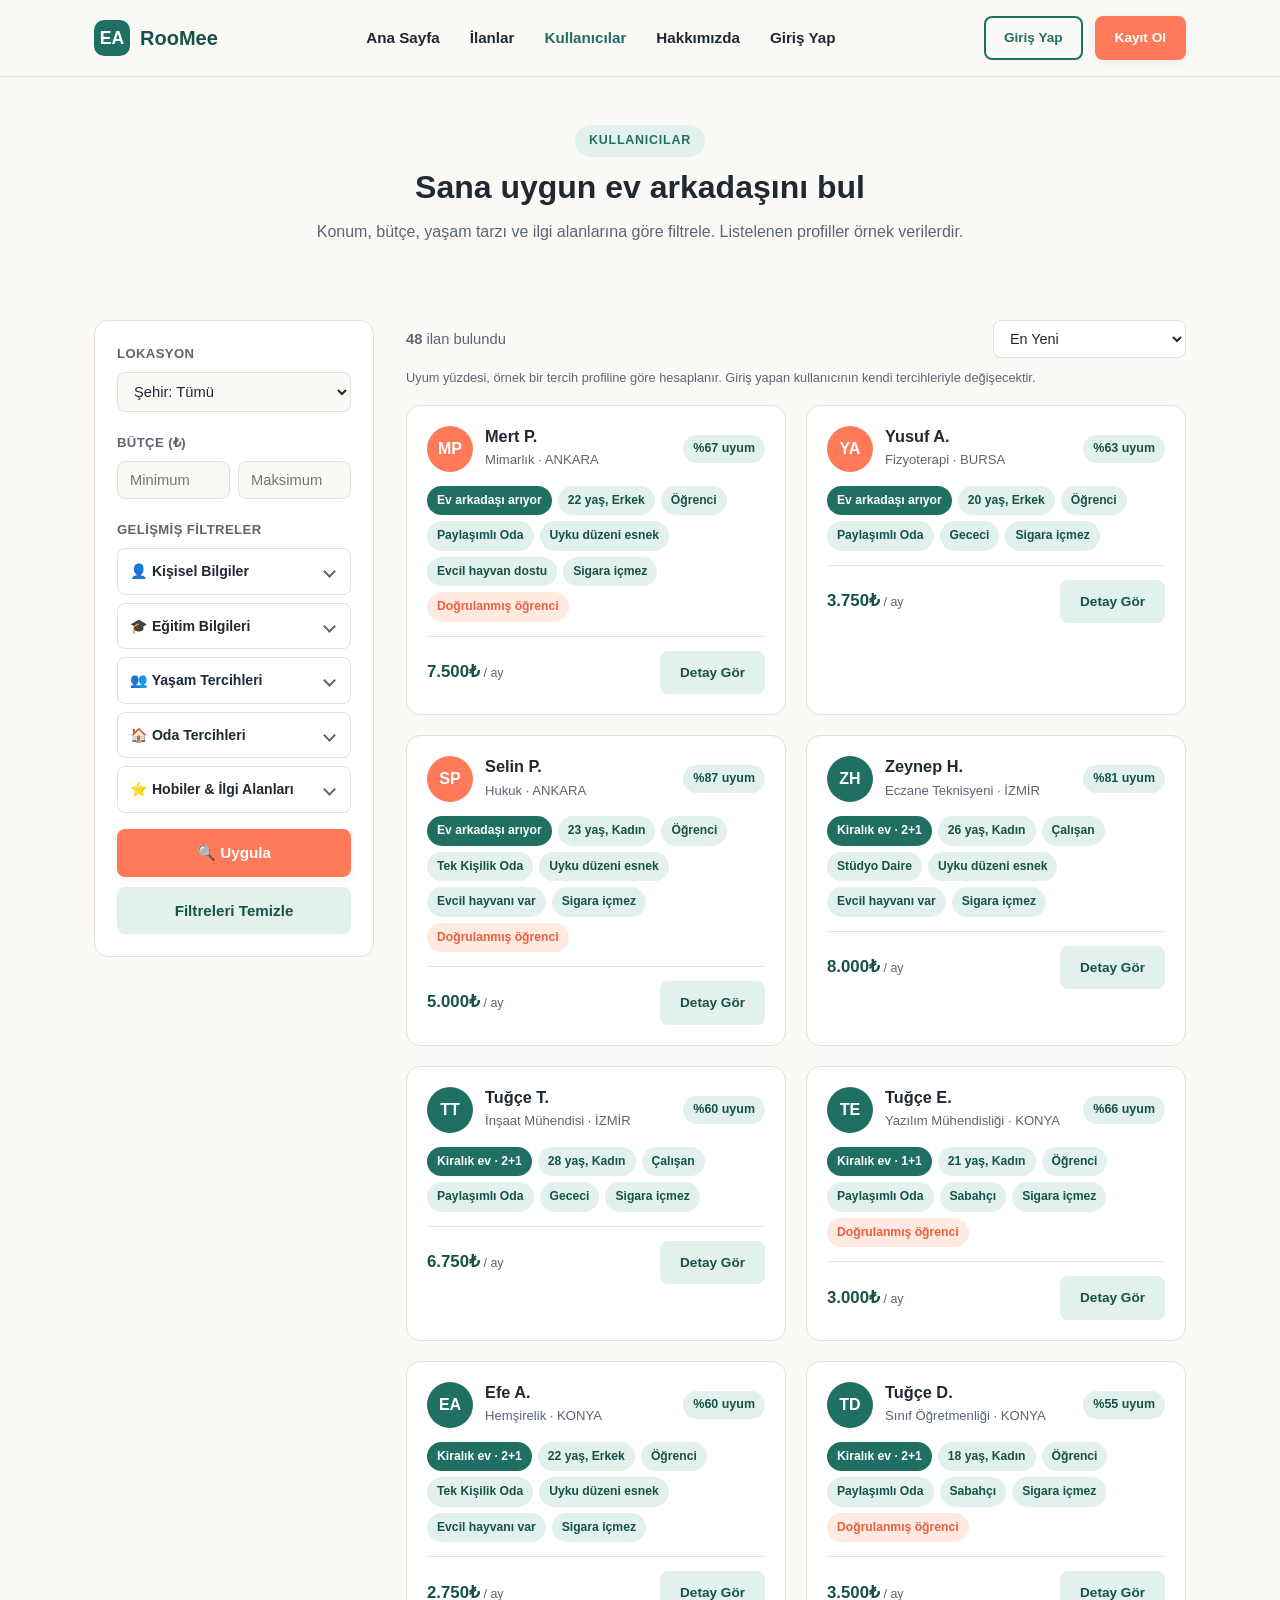
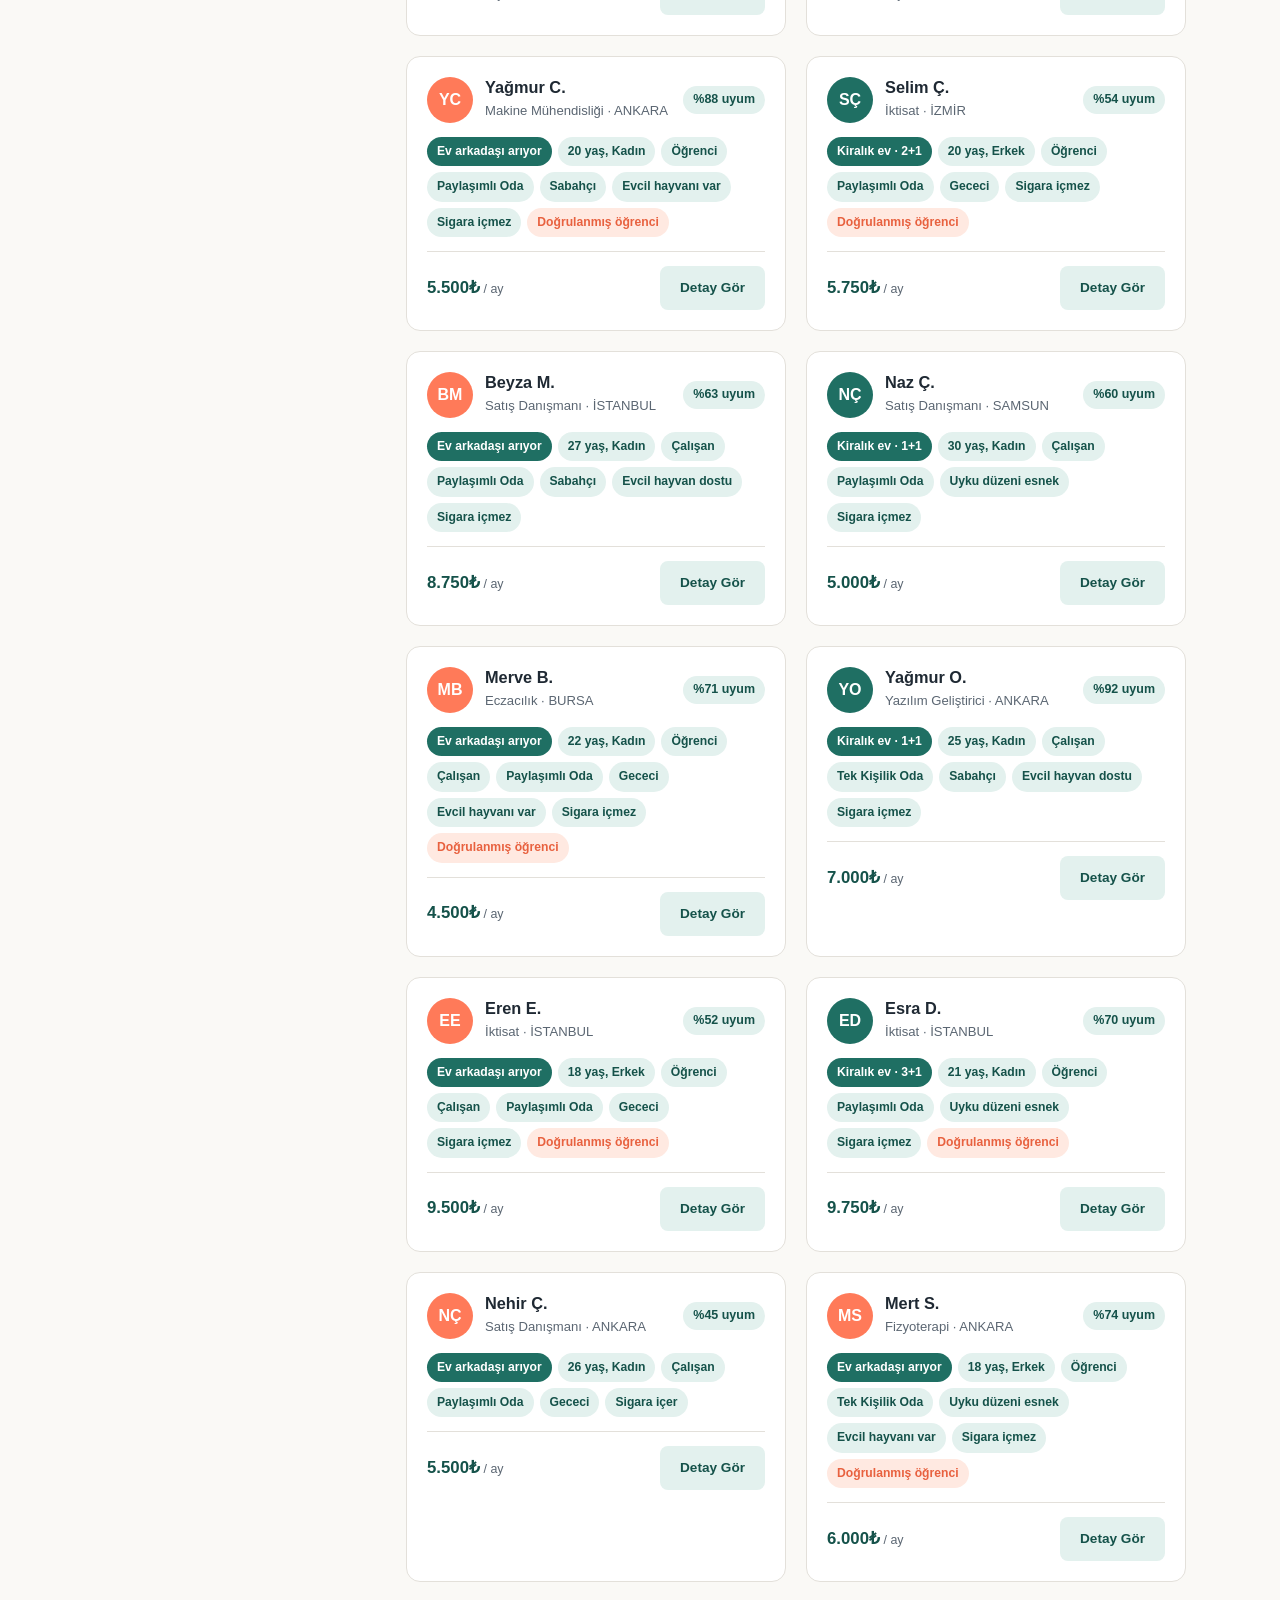
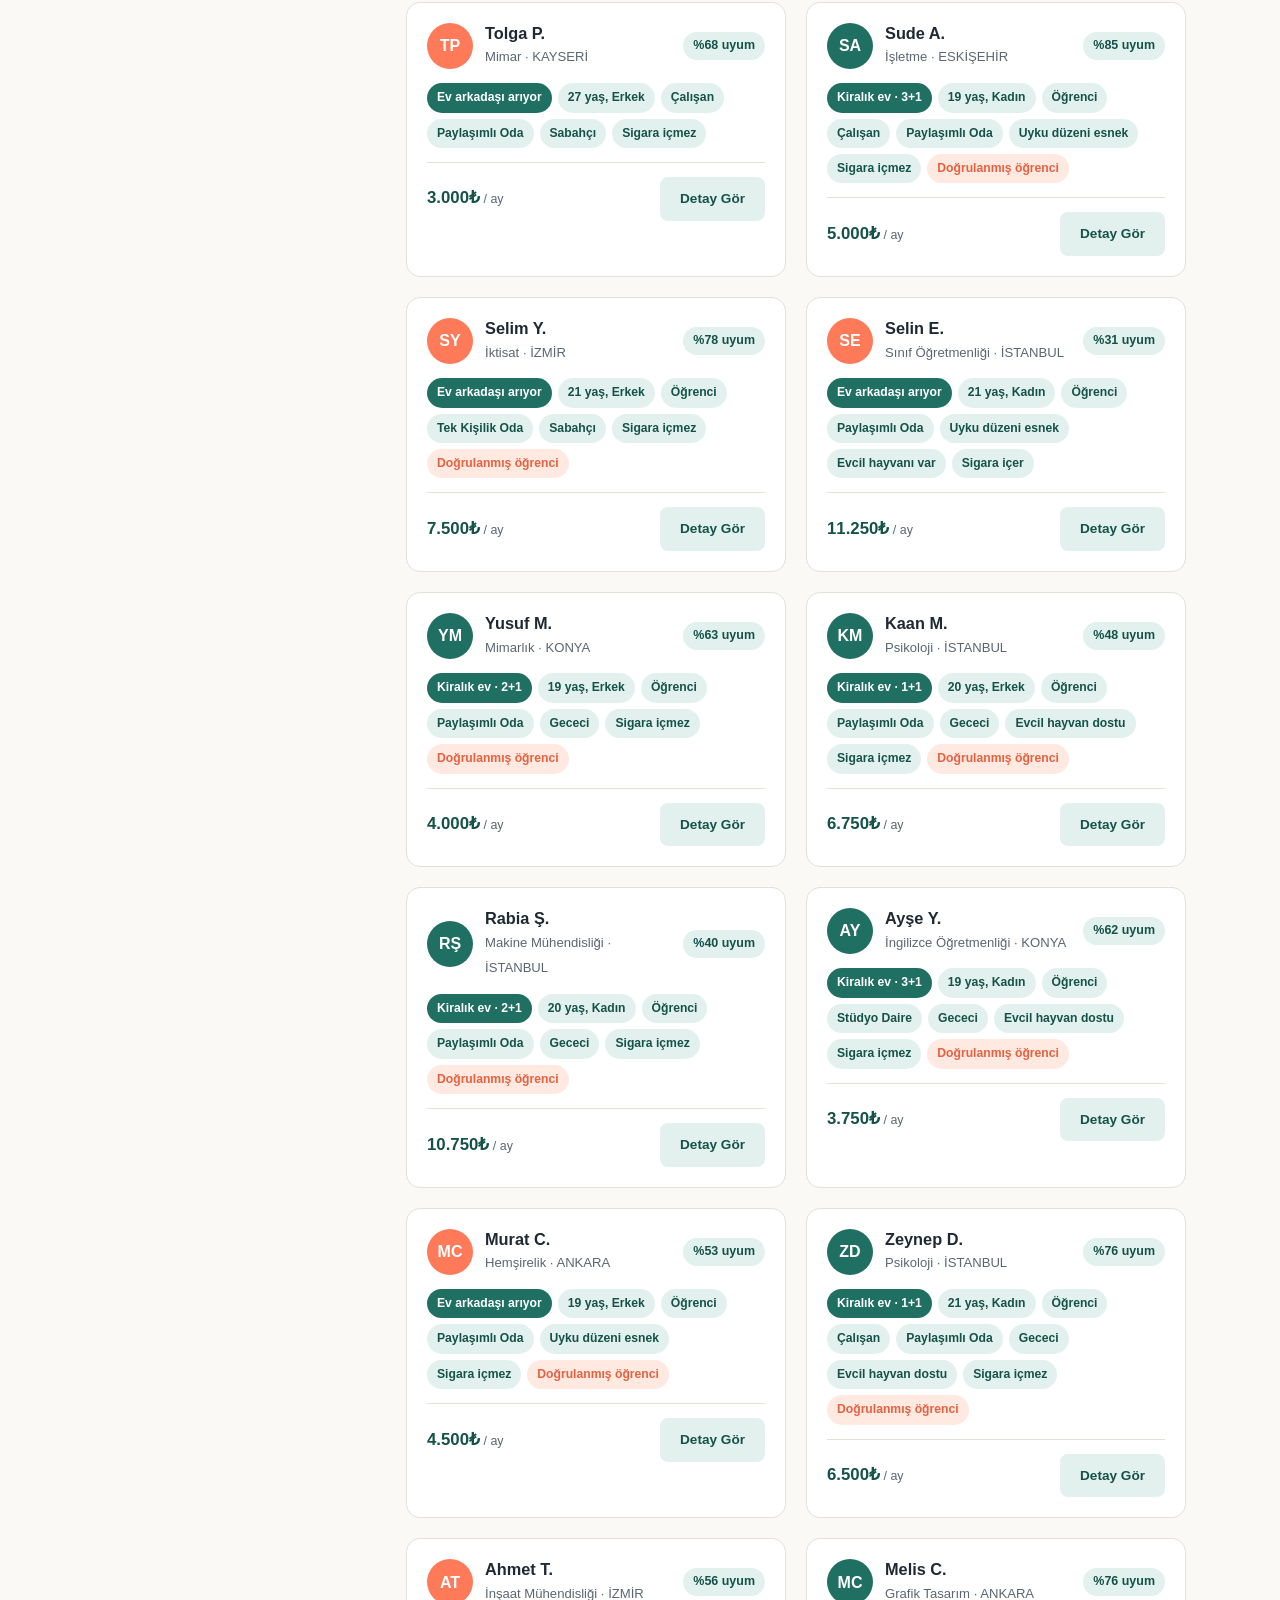
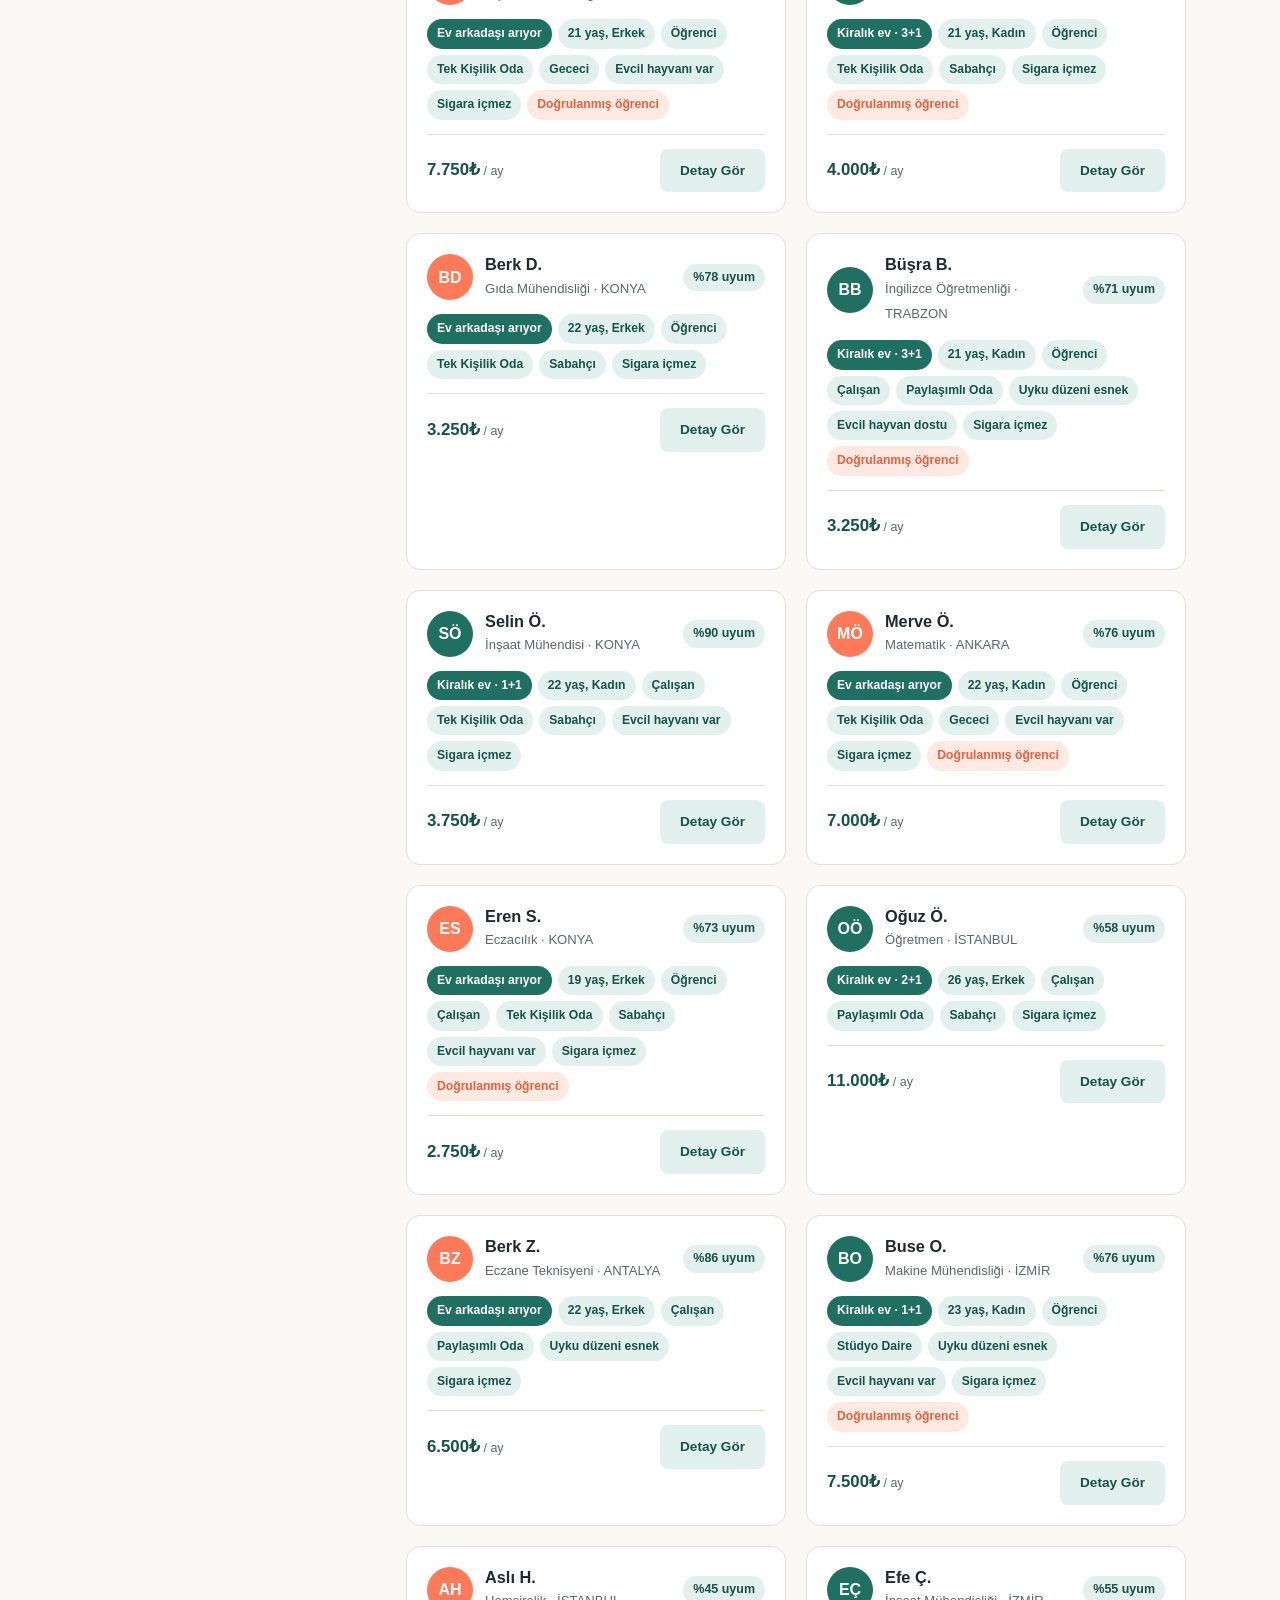
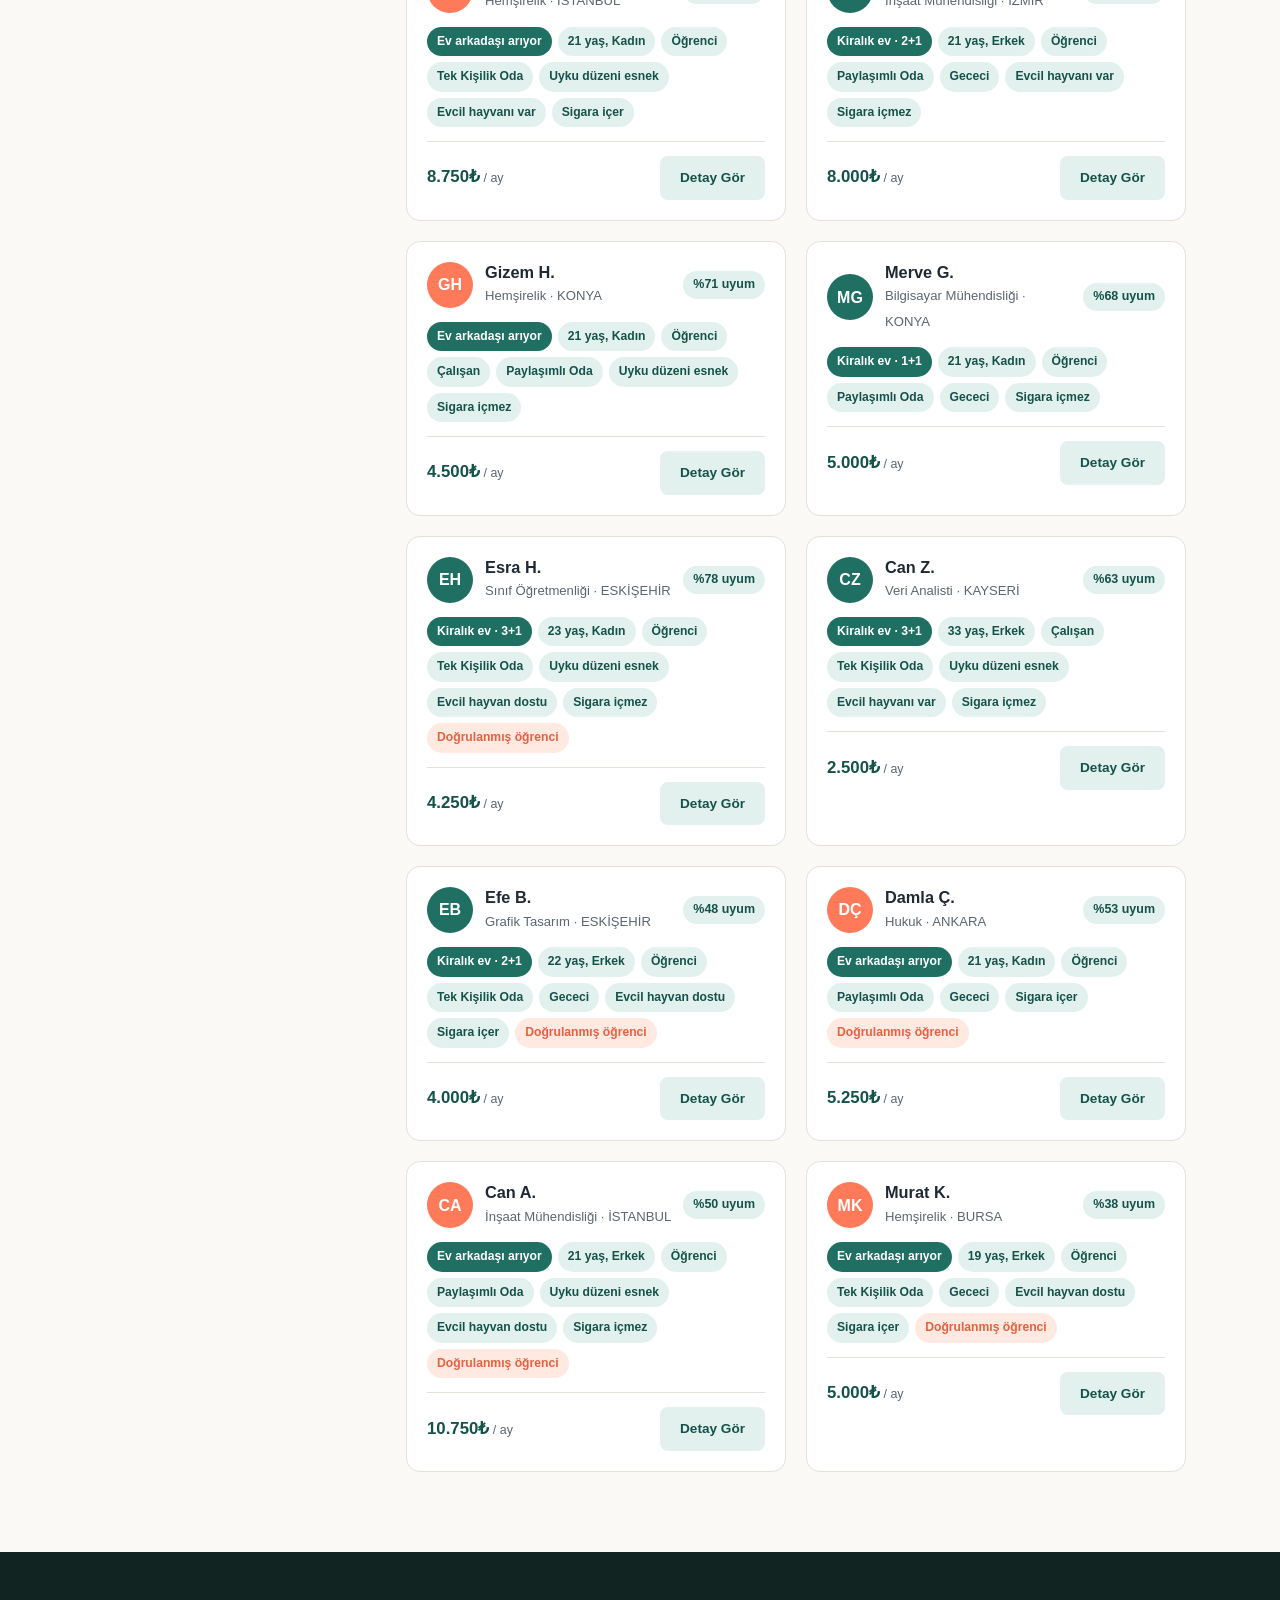
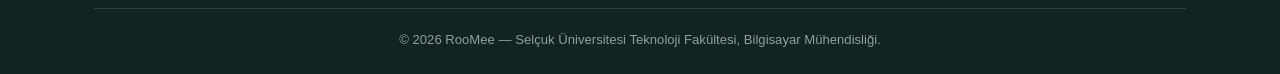
<file: kullanicilar.html>
<!DOCTYPE html>
<html lang="tr">
<head>
<meta charset="UTF-8">
<meta name="viewport" content="width=device-width, initial-scale=1.0">
<title>Kullanıcılar | RooMee</title>
<link rel="stylesheet" href="css/style.css">
<link rel="stylesheet" href="assets/css/kullanicilar.css">
</head>
<body>

<header class="site-header">
  <nav class="nav">
    <a href="index.html" class="brand">
      <span class="logo-mark">EA</span>
      RooMee
    </a>
    <button class="nav-toggle" aria-label="Menüyü aç">☰</button>
    <ul class="nav-links">
      <li><a href="index.html">Ana Sayfa</a></li>
      <li><a href="ilanlar.html">İlanlar</a></li>
      <li><a href="kullanicilar.html" class="active">Kullanıcılar</a></li>
      <li><a href="hakkimizda.html">Hakkımızda</a></li>
      <li><a href="giris.html">Giriş Yap</a></li>
    </ul>
    <div class="nav-actions">
      <a href="giris.html" class="btn btn-outline btn-sm">Giriş Yap</a>
      <a href="kayit.html" class="btn btn-primary btn-sm">Kayıt Ol</a>
    </div>
  </nav>
</header>

<main class="container">
  <div class="page-head">
    <span class="eyebrow">Kullanıcılar</span>
    <h1>Sana uygun ev arkadaşını bul</h1>
    <p>Konum, bütçe, yaşam tarzı ve ilgi alanlarına göre filtrele. Listelenen profiller örnek verilerdir.</p>
  </div>

  <div class="listing-layout section-tight">
    <!-- FİLTRE PANELİ -->
    <aside class="filter-panel" aria-label="Filtreler">
      <form id="filtre-form" onsubmit="return false" autocomplete="off">

        <div class="filter-group">
          <label class="field-label" for="f-sehir">Lokasyon</label>
          <select id="f-sehir"></select>
        </div>

        <div class="filter-group">
          <span class="filter-title">Bütçe (₺)</span>
          <div class="range-pair">
            <input type="number" id="f-butce-min" min="0" step="500" placeholder="Minimum" aria-label="En düşük bütçe">
            <input type="number" id="f-butce-max" min="0" step="500" placeholder="Maksimum" aria-label="En yüksek bütçe">
          </div>
        </div>

        <span class="filter-title">Gelişmiş Filtreler</span>

        <details class="acc">
          <summary><span>👤 Kişisel Bilgiler</span></summary>
          <div class="acc-body">
            <p class="sub">Yaş aralığı</p>
            <div class="range-pair">
              <input type="number" id="f-yas-min" min="18" max="40" placeholder="En az" aria-label="En düşük yaş">
              <input type="number" id="f-yas-max" min="18" max="40" placeholder="En çok" aria-label="En yüksek yaş">
            </div>
            <p class="sub">Cinsiyet</p>
            <div class="checkbox-row"><input type="checkbox" name="cins" value="kadin" id="c-kadin"><label for="c-kadin">Kadın</label></div>
            <div class="checkbox-row"><input type="checkbox" name="cins" value="erkek" id="c-erkek"><label for="c-erkek">Erkek</label></div>
            <p class="sub">Statü</p>
            <div class="checkbox-row"><input type="checkbox" name="statu" value="ogrenci" id="s-ogrenci"><label for="s-ogrenci">Öğrenci</label></div>
            <div class="checkbox-row"><input type="checkbox" name="statu" value="calisan" id="s-calisan"><label for="s-calisan">Çalışan</label></div>
            <div class="checkbox-row"><input type="checkbox" id="f-dogru"><label for="f-dogru">Sadece doğrulanmış öğrenciler</label></div>
          </div>
        </details>

        <details class="acc">
          <summary><span>🎓 Eğitim Bilgileri</span></summary>
          <div class="acc-body">
            <p class="sub">Üniversite</p>
            <select id="f-uni" aria-label="Üniversite"></select>
            <p class="sub">Bölüm / Meslek</p>
            <input type="text" id="f-q" placeholder="örn. Bilgisayar, Hemşire" aria-label="Bölüm veya meslek">
          </div>
        </details>

        <details class="acc">
          <summary><span>👥 Yaşam Tercihleri</span></summary>
          <div class="acc-body">
            <p class="sub">Uyku düzeni</p>
            <div class="checkbox-row"><input type="checkbox" name="uyku" value="erken" id="u-erken"><label for="u-erken">Sabahçı</label></div>
            <div class="checkbox-row"><input type="checkbox" name="uyku" value="gece" id="u-gece"><label for="u-gece">Gececi</label></div>
            <div class="checkbox-row"><input type="checkbox" name="uyku" value="esnek" id="u-esnek"><label for="u-esnek">Esnek</label></div>
            <p class="sub">Ders / çalışma düzeni</p>
            <div class="checkbox-row"><input type="checkbox" name="calisma" value="sessiz" id="w-sessiz"><label for="w-sessiz">Evde sessiz ortam</label></div>
            <div class="checkbox-row"><input type="checkbox" name="calisma" value="disari" id="w-disari"><label for="w-disari">Dışarıda çalışır</label></div>
            <div class="checkbox-row"><input type="checkbox" name="calisma" value="esnek" id="w-esnek"><label for="w-esnek">Fark etmez</label></div>
            <p class="sub">Evcil hayvan</p>
            <div class="checkbox-row"><input type="checkbox" name="hayvan" value="sahibi" id="h-sahibi"><label for="h-sahibi">Evcil hayvanı var</label></div>
            <div class="checkbox-row"><input type="checkbox" name="hayvan" value="sorun-degil" id="h-sorun"><label for="h-sorun">Evcil hayvan dostu</label></div>
            <div class="checkbox-row"><input type="checkbox" name="hayvan" value="istemiyor" id="h-istemiyor"><label for="h-istemiyor">Evcil hayvan istemiyor</label></div>
            <p class="sub">Sigara</p>
            <div class="checkbox-row"><input type="checkbox" name="sigara" value="icmiyor" id="g-icmiyor"><label for="g-icmiyor">İçmez</label></div>
            <div class="checkbox-row"><input type="checkbox" name="sigara" value="icer" id="g-icer"><label for="g-icer">İçer</label></div>
          </div>
        </details>

        <details class="acc">
          <summary><span>🏠 Oda Tercihleri</span></summary>
          <div class="acc-body">
            <p class="sub">İlan türü</p>
            <div class="checkbox-row"><input type="checkbox" name="tur" value="ev-arkadasi" id="t-ea"><label for="t-ea">Ev arkadaşı arıyor</label></div>
            <div class="checkbox-row"><input type="checkbox" name="tur" value="kiralik-ev" id="t-ke"><label for="t-ke">Kiralık ev ilanı</label></div>
            <p class="sub">Oda tipi</p>
            <div class="checkbox-row"><input type="checkbox" name="oda" value="paylasimli" id="o-pay"><label for="o-pay">Paylaşımlı oda</label></div>
            <div class="checkbox-row"><input type="checkbox" name="oda" value="tek-kisilik" id="o-tek"><label for="o-tek">Tek kişilik oda</label></div>
            <div class="checkbox-row"><input type="checkbox" name="oda" value="studyo" id="o-stu"><label for="o-stu">Stüdyo daire</label></div>
          </div>
        </details>

        <details class="acc">
          <summary><span>⭐ Hobiler &amp; İlgi Alanları</span></summary>
          <div class="acc-body" id="hobi-list"></div>
        </details>

        <div class="filter-actions">
          <button class="btn btn-primary btn-block" id="f-uygula" type="button">🔍 Uygula</button>
          <button class="btn btn-ghost btn-block" id="f-temizle" type="button">Filtreleri Temizle</button>
        </div>
      </form>
    </aside>

    <!-- SONUÇLAR -->
    <div id="sonuclar" tabindex="-1">
      <div class="listing-results-head">
        <p aria-live="polite"><strong id="sonuc-sayisi">0</strong> ilan bulundu</p>
        <label class="sr-only" for="f-sirala" style="position:absolute;left:-9999px">Sırala</label>
        <select id="f-sirala" class="sort-select">
          <option value="yeni">En Yeni</option>
          <option value="uyum">En Uyumlu</option>
          <option value="butce-artan">Bütçe (artan)</option>
          <option value="butce-azalan">Bütçe (azalan)</option>
          <option value="yas-artan">Yaş (küçükten büyüğe)</option>
        </select>
      </div>
      <p class="note">Uyum yüzdesi, örnek bir tercih profiline göre hesaplanır. Giriş yapan kullanıcının kendi tercihleriyle değişecektir.</p>

      <div class="listing-grid" id="listing-grid"></div>

      <div class="empty-state" id="empty-state">
        <h3>Uygun kullanıcı bulunamadı</h3>
        <p>Filtrelerini genişletmeyi deneyebilirsin.</p>
      </div>
    </div>
  </div>
</main>

<footer class="site-footer">
  <div class="container">
    <div class="footer-bottom">
      © 2026 RooMee — Selçuk Üniversitesi Teknoloji Fakültesi, Bilgisayar Mühendisliği.
    </div>
  </div>
</footer>

<script src="js/auth.js"></script>
<script src="js/main.js"></script>
<script src="assets/js/users.js"></script>
<script src="assets/js/ortak.js"></script>
<script src="assets/js/kullanicilar.js"></script>
</body>
</html>
</file>
<file: css/style.css>
/* ===== Değişkenler ===== */
:root {
  --color-primary: #1f6f63;
  --color-primary-dark: #15524a;
  --color-primary-light: #e3f1ee;
  --color-accent: #ff7a59;
  --color-accent-dark: #e8613f;
  --color-bg: #faf9f6;
  --color-surface: #ffffff;
  --color-text: #1f2933;
  --color-text-muted: #5b6672;
  --color-border: #e3e0da;
  --radius-sm: 8px;
  --radius-md: 14px;
  --radius-lg: 22px;
  --shadow-sm: 0 2px 8px rgba(31, 41, 51, 0.06);
  --shadow-md: 0 8px 24px rgba(31, 41, 51, 0.10);
  --container-width: 1140px;
  --font-main: "Segoe UI", -apple-system, BlinkMacSystemFont, "Poppins", Roboto, sans-serif;
}

* { box-sizing: border-box; }

html { scroll-behavior: smooth; }

body {
  margin: 0;
  font-family: var(--font-main);
  background: var(--color-bg);
  color: var(--color-text);
  line-height: 1.6;
  -webkit-font-smoothing: antialiased;
}

img { max-width: 100%; display: block; }

a { color: inherit; text-decoration: none; }

ul { margin: 0; padding: 0; list-style: none; }

.container {
  width: 100%;
  max-width: var(--container-width);
  margin: 0 auto;
  padding: 0 24px;
}

h1, h2, h3, h4 { margin: 0 0 12px; line-height: 1.25; font-weight: 700; }
p { margin: 0 0 12px; color: var(--color-text-muted); }

.section { padding: 72px 0; }
.section-tight { padding: 40px 0; }
.section-title { text-align: center; max-width: 640px; margin: 0 auto 48px; }
.section-title h2 { font-size: 2rem; color: var(--color-text); }
.section-title p { font-size: 1.05rem; }

.eyebrow {
  display: inline-block;
  font-size: 0.78rem;
  font-weight: 700;
  letter-spacing: 0.06em;
  text-transform: uppercase;
  color: var(--color-primary);
  background: var(--color-primary-light);
  padding: 6px 14px;
  border-radius: 999px;
  margin-bottom: 14px;
}

/* ===== Butonlar ===== */
.btn {
  display: inline-flex;
  align-items: center;
  justify-content: center;
  gap: 8px;
  padding: 13px 26px;
  border-radius: var(--radius-sm);
  font-weight: 600;
  font-size: 0.95rem;
  border: 2px solid transparent;
  cursor: pointer;
  transition: transform 0.15s ease, box-shadow 0.15s ease, background 0.15s ease;
  white-space: nowrap;
}
.btn:hover { transform: translateY(-2px); }
.btn-primary { background: var(--color-accent); color: #fff; box-shadow: var(--shadow-sm); }
.btn-primary:hover { background: var(--color-accent-dark); box-shadow: var(--shadow-md); }
.btn-outline { background: transparent; border-color: var(--color-primary); color: var(--color-primary); }
.btn-outline:hover { background: var(--color-primary); color: #fff; }
.btn-ghost { background: var(--color-primary-light); color: var(--color-primary-dark); }
.btn-ghost:hover { background: #d4e9e4; }
.btn-block { width: 100%; }
.btn-sm { padding: 9px 18px; font-size: 0.85rem; }

/* ===== Header ===== */
.site-header {
  position: sticky;
  top: 0;
  z-index: 100;
  background: rgba(250, 249, 246, 0.92);
  backdrop-filter: blur(8px);
  border-bottom: 1px solid var(--color-border);
}
.nav {
  display: flex;
  align-items: center;
  justify-content: space-between;
  padding: 16px 24px;
  max-width: var(--container-width);
  margin: 0 auto;
}
.brand {
  display: flex;
  align-items: center;
  gap: 10px;
  font-weight: 800;
  font-size: 1.25rem;
  color: var(--color-primary-dark);
}
.brand .logo-mark {
  width: 36px; height: 36px;
  border-radius: 10px;
  background: var(--color-primary);
  color: #fff;
  display: flex; align-items: center; justify-content: center;
  font-size: 1.1rem;
}
.nav-links {
  display: flex;
  align-items: center;
  gap: 30px;
}
.nav-links a {
  font-weight: 600;
  font-size: 0.95rem;
  color: var(--color-text);
  position: relative;
  padding: 4px 0;
}
.nav-links a.active { color: var(--color-primary); }
.nav-links a:hover { color: var(--color-primary); }
.nav-actions { display: flex; align-items: center; gap: 12px; }
.nav-toggle {
  display: none;
  background: none;
  border: none;
  font-size: 1.6rem;
  cursor: pointer;
  color: var(--color-primary-dark);
}

@media (max-width: 860px) {
  .nav-links {
    position: absolute;
    top: 100%; left: 0; right: 0;
    background: var(--color-surface);
    flex-direction: column;
    align-items: flex-start;
    padding: 20px 24px;
    gap: 16px;
    border-bottom: 1px solid var(--color-border);
    box-shadow: var(--shadow-sm);
    display: none;
  }
  .nav-links.open { display: flex; }
  .nav-toggle { display: block; }
  .nav-actions .btn-outline { display: none; }
}

/* ===== Hero ===== */
.hero {
  padding: 64px 0 40px;
  display: grid;
  grid-template-columns: 1.1fr 0.9fr;
  gap: 48px;
  align-items: center;
}
.hero h1 { font-size: 2.6rem; color: var(--color-text); }
.hero-highlight { color: var(--color-primary); }
.hero p.lead { font-size: 1.1rem; max-width: 540px; }
.hero-actions { display: flex; gap: 14px; margin-top: 26px; flex-wrap: wrap; }
.hero-stats { display: flex; gap: 32px; margin-top: 36px; flex-wrap: wrap; }
.hero-stats div strong { display: block; font-size: 1.5rem; color: var(--color-primary-dark); }
.hero-stats div span { font-size: 0.85rem; color: var(--color-text-muted); }

.hero-art {
  position: relative;
  background: linear-gradient(145deg, var(--color-primary-light), #fff);
  border-radius: var(--radius-lg);
  padding: 28px;
  box-shadow: var(--shadow-md);
}
.hero-art .mock-card {
  background: var(--color-surface);
  border-radius: var(--radius-md);
  padding: 18px;
  box-shadow: var(--shadow-sm);
  display: flex;
  gap: 14px;
  align-items: flex-start;
  margin-bottom: 14px;
}
.hero-art .mock-card:last-child { margin-bottom: 0; }
.avatar {
  width: 46px; height: 46px;
  border-radius: 50%;
  background: var(--color-accent);
  color: #fff;
  display: flex; align-items: center; justify-content: center;
  font-weight: 700;
  flex-shrink: 0;
}
.avatar.alt { background: var(--color-primary); }
.match-score {
  margin-left: auto;
  font-size: 0.78rem;
  font-weight: 700;
  color: var(--color-primary-dark);
  background: var(--color-primary-light);
  padding: 4px 10px;
  border-radius: 999px;
  white-space: nowrap;
}

@media (max-width: 900px) {
  .hero { grid-template-columns: 1fr; padding-top: 32px; }
  .hero h1 { font-size: 2.1rem; }
}

/* ===== Nasıl Çalışır ===== */
.steps {
  display: grid;
  grid-template-columns: repeat(3, 1fr);
  gap: 24px;
}
.step-card {
  background: var(--color-surface);
  border: 1px solid var(--color-border);
  border-radius: var(--radius-md);
  padding: 28px;
  text-align: left;
}
.step-num {
  width: 38px; height: 38px;
  border-radius: 50%;
  background: var(--color-primary);
  color: #fff;
  display: flex; align-items: center; justify-content: center;
  font-weight: 700;
  margin-bottom: 16px;
}
@media (max-width: 860px) { .steps { grid-template-columns: 1fr; } }

/* ===== Özellik kartları ===== */
.features-grid {
  display: grid;
  grid-template-columns: repeat(3, 1fr);
  gap: 24px;
}
.feature-card {
  background: var(--color-surface);
  border-radius: var(--radius-md);
  padding: 26px;
  border: 1px solid var(--color-border);
  transition: transform .15s ease, box-shadow .15s ease;
}
.feature-card:hover { transform: translateY(-4px); box-shadow: var(--shadow-md); }
.feature-icon {
  width: 46px; height: 46px;
  border-radius: 12px;
  background: var(--color-primary-light);
  color: var(--color-primary-dark);
  display: flex; align-items: center; justify-content: center;
  margin-bottom: 16px;
  font-size: 1.3rem;
}
@media (max-width: 860px) { .features-grid { grid-template-columns: 1fr 1fr; } }
@media (max-width: 580px) { .features-grid { grid-template-columns: 1fr; } }

/* ===== Güven / Hedef bandı ===== */
.trust-band {
  background: var(--color-primary-dark);
  color: #fff;
  border-radius: var(--radius-lg);
  padding: 40px;
  display: grid;
  grid-template-columns: 1fr auto;
  gap: 24px;
  align-items: center;
}
.trust-band p { color: rgba(255,255,255,0.85); margin-bottom: 0; }
.trust-band h3 { color: #fff; margin-bottom: 8px; }
.sdg-badge {
  background: #fff;
  color: var(--color-primary-dark);
  border-radius: var(--radius-md);
  padding: 16px 20px;
  text-align: center;
  font-weight: 700;
  min-width: 170px;
}
.sdg-badge span { display: block; font-size: 0.75rem; font-weight: 500; color: var(--color-text-muted); margin-top: 4px; }
@media (max-width: 760px) { .trust-band { grid-template-columns: 1fr; text-align: center; } }

/* ===== CTA ===== */
.cta-band {
  text-align: center;
  background: var(--color-primary-light);
  border-radius: var(--radius-lg);
  padding: 56px 24px;
}
.cta-band h2 { font-size: 1.8rem; }

/* ===== Footer ===== */
.site-footer {
  background: #122421;
  color: rgba(255,255,255,0.75);
  padding: 56px 0 24px;
  margin-top: 40px;
}
.footer-grid {
  display: grid;
  grid-template-columns: 2fr 1fr 1fr 1fr;
  gap: 32px;
  margin-bottom: 32px;
}
.footer-grid h4 { color: #fff; font-size: 0.95rem; margin-bottom: 16px; }
.footer-grid a { color: rgba(255,255,255,0.7); font-size: 0.9rem; display: block; margin-bottom: 10px; }
.footer-grid a:hover { color: #fff; }
.footer-brand .brand { color: #fff; margin-bottom: 10px; }
.footer-brand .logo-mark { background: var(--color-accent); }
.footer-bottom {
  border-top: 1px solid rgba(255,255,255,0.12);
  padding-top: 20px;
  text-align: center;
  font-size: 0.82rem;
  color: rgba(255,255,255,0.55);
}
@media (max-width: 760px) { .footer-grid { grid-template-columns: 1fr 1fr; } }

/* ===== Sayfa başlığı (iç sayfalar) ===== */
.page-head {
  padding: 48px 0 24px;
  text-align: center;
}
.page-head .eyebrow { margin-bottom: 10px; }
.page-head h1 { font-size: 2rem; }

/* ===== İlanlar sayfası ===== */
.listing-layout {
  display: grid;
  grid-template-columns: 280px 1fr;
  gap: 32px;
  align-items: flex-start;
}
.filter-panel {
  background: var(--color-surface);
  border: 1px solid var(--color-border);
  border-radius: var(--radius-md);
  padding: 22px;
  position: sticky;
  top: 90px;
}
.filter-panel h3 { font-size: 1rem; margin-bottom: 18px; }
.filter-group { margin-bottom: 20px; }
.filter-group label.field-label {
  display: block;
  font-size: 0.82rem;
  font-weight: 700;
  color: var(--color-text-muted);
  text-transform: uppercase;
  letter-spacing: 0.03em;
  margin-bottom: 8px;
}
.filter-group select,
.filter-group input[type="text"] {
  width: 100%;
  padding: 10px 12px;
  border-radius: var(--radius-sm);
  border: 1px solid var(--color-border);
  font-size: 0.92rem;
  background: var(--color-bg);
  color: var(--color-text);
}
.checkbox-row { display: flex; align-items: center; gap: 8px; margin-bottom: 8px; font-size: 0.9rem; }
.checkbox-row input { width: 16px; height: 16px; accent-color: var(--color-primary); }
.range-value { font-size: 0.82rem; color: var(--color-text-muted); margin-top: 4px; }

.listing-results-head {
  display: flex;
  justify-content: space-between;
  align-items: center;
  margin-bottom: 18px;
  flex-wrap: wrap;
  gap: 10px;
}
.listing-results-head p { margin: 0; font-size: 0.92rem; }

.listing-grid {
  display: grid;
  grid-template-columns: repeat(2, 1fr);
  gap: 20px;
}
.listing-card {
  background: var(--color-surface);
  border: 1px solid var(--color-border);
  border-radius: var(--radius-md);
  padding: 20px;
  transition: transform .15s ease, box-shadow .15s ease;
}
.listing-card:hover { transform: translateY(-3px); box-shadow: var(--shadow-md); }
.listing-card-top { display: flex; gap: 12px; align-items: center; margin-bottom: 14px; }
.listing-card-top .meta { flex: 1; }
.listing-card-top .meta h4 { margin: 0; font-size: 1.02rem; }
.listing-card-top .meta span { font-size: 0.82rem; color: var(--color-text-muted); }
.tag-row { display: flex; flex-wrap: wrap; gap: 6px; margin-bottom: 14px; }
.tag {
  font-size: 0.76rem;
  font-weight: 600;
  background: var(--color-primary-light);
  color: var(--color-primary-dark);
  padding: 5px 10px;
  border-radius: 999px;
}
.tag.accent { background: #ffe9e1; color: var(--color-accent-dark); }
.listing-card-footer {
  display: flex;
  justify-content: space-between;
  align-items: center;
  border-top: 1px solid var(--color-border);
  padding-top: 14px;
}
.price { font-weight: 800; color: var(--color-primary-dark); font-size: 1.05rem; }
.price span { font-size: 0.78rem; font-weight: 500; color: var(--color-text-muted); }
.empty-state { text-align: center; padding: 60px 20px; color: var(--color-text-muted); display: none; }

@media (max-width: 900px) {
  .listing-layout { grid-template-columns: 1fr; }
  .filter-panel { position: static; }
  .listing-grid { grid-template-columns: 1fr; }
}

/* ===== Form sayfaları (giriş/kayıt) ===== */
.auth-wrap {
  display: flex;
  justify-content: center;
  padding: 56px 0 80px;
}
.auth-card {
  background: var(--color-surface);
  border: 1px solid var(--color-border);
  border-radius: var(--radius-lg);
  padding: 40px;
  width: 100%;
  max-width: 460px;
  box-shadow: var(--shadow-sm);
}
.auth-card h1 { font-size: 1.5rem; text-align: center; }
.auth-card > p.lead { text-align: center; margin-bottom: 28px; }
.form-field { margin-bottom: 18px; }
.form-field label {
  display: block;
  font-size: 0.86rem;
  font-weight: 700;
  margin-bottom: 7px;
}
.form-field input,
.form-field select,
.form-field textarea {
  width: 100%;
  padding: 11px 14px;
  border-radius: var(--radius-sm);
  border: 1px solid var(--color-border);
  font-size: 0.95rem;
  background: var(--color-bg);
  color: var(--color-text);
  font-family: inherit;
}
.form-field input:focus,
.form-field select:focus,
.form-field textarea:focus {
  outline: none;
  border-color: var(--color-primary);
  box-shadow: 0 0 0 3px var(--color-primary-light);
}
.form-hint { font-size: 0.78rem; color: var(--color-text-muted); margin-top: 6px; }
.form-row-2 { display: grid; grid-template-columns: 1fr 1fr; gap: 14px; }
.form-footer-text { text-align: center; margin-top: 20px; font-size: 0.9rem; }
.form-footer-text a { color: var(--color-primary); font-weight: 700; }
.consent-row { display: flex; gap: 10px; align-items: flex-start; font-size: 0.85rem; margin-bottom: 20px; }
.consent-row input { margin-top: 3px; accent-color: var(--color-primary); }
.badge-verify {
  display: inline-flex; align-items: center; gap: 6px;
  font-size: 0.78rem; font-weight: 700;
  color: var(--color-primary-dark);
  background: var(--color-primary-light);
  padding: 5px 10px; border-radius: 999px;
  margin-top: 6px;
}

/* ===== Hakkımızda ===== */
.value-grid {
  display: grid;
  grid-template-columns: repeat(2, 1fr);
  gap: 20px;
}
.value-card {
  background: var(--color-surface);
  border: 1px solid var(--color-border);
  border-radius: var(--radius-md);
  padding: 22px;
}
.value-card h4 { font-size: 1rem; display: flex; gap: 10px; align-items: center; }
@media (max-width: 760px) { .value-grid { grid-template-columns: 1fr; } }

.team-grid {
  display: grid;
  grid-template-columns: repeat(4, 1fr);
  gap: 18px;
}
.team-card {
  background: var(--color-surface);
  border: 1px solid var(--color-border);
  border-radius: var(--radius-md);
  padding: 22px;
  text-align: center;
}
.team-card .avatar { width: 56px; height: 56px; margin: 0 auto 12px; font-size: 1.2rem; }
.team-card h4 { margin-bottom: 2px; font-size: 0.98rem; }
.team-card span { font-size: 0.82rem; color: var(--color-text-muted); }
@media (max-width: 860px) { .team-grid { grid-template-columns: 1fr 1fr; } }

.kvkk-list li {
  display: flex;
  gap: 10px;
  padding: 10px 0;
  border-bottom: 1px solid var(--color-border);
  font-size: 0.93rem;
  color: var(--color-text-muted);
}
.kvkk-list li:last-child { border-bottom: none; }
.kvkk-list li::before { content: "✓"; color: var(--color-primary); font-weight: 800; }

/* ===== İlan detay ===== */
.detail-layout {
  display: grid;
  grid-template-columns: 1.6fr 1fr;
  gap: 32px;
}
.detail-card {
  background: var(--color-surface);
  border: 1px solid var(--color-border);
  border-radius: var(--radius-lg);
  padding: 28px;
  margin-bottom: 20px;
}
.detail-header { display: flex; gap: 16px; align-items: center; margin-bottom: 16px; }
.detail-header .avatar { width: 64px; height: 64px; font-size: 1.4rem; }
.detail-header h1 { font-size: 1.4rem; margin-bottom: 4px; }
.compat-table { width: 100%; border-collapse: collapse; margin-top: 10px; }
.compat-table td { padding: 10px 0; border-bottom: 1px solid var(--color-border); font-size: 0.92rem; }
.compat-table td:first-child { color: var(--color-text-muted); width: 45%; }
.compat-table td:last-child { font-weight: 600; }
.side-card { position: sticky; top: 90px; }
@media (max-width: 900px) { .detail-layout { grid-template-columns: 1fr; } .side-card { position: static; } }

/* ===== Yardımcılar ===== */
.text-center { text-align: center; }
.mt-0 { margin-top: 0; }
.mb-0 { margin-bottom: 0; }
</file>
<file: assets/css/giris.css>
/* Giriş ekranı: yalnızca ek parçalar. Genel görünüm css/style.css'ten gelir. */
.auth-card { max-width: 420px; }
.auth-card .lead { text-align: center; margin-bottom: 24px; }
.form-error {
  min-height: 1.3em; margin: -6px 0 14px; font-size: 0.85rem; font-weight: 600;
  color: var(--color-accent-dark);
}
.form-error a { text-decoration: underline; }
.form-field input[aria-invalid="true"] { border-color: var(--color-accent-dark); }
.demo-kod {
  background: var(--color-primary-light); color: var(--color-primary-dark);
  border-radius: var(--radius-md); padding: 14px 16px; margin-bottom: 20px; font-size: 0.85rem;
}
.demo-kod strong.kod {
  display: block; margin-top: 6px; font-size: 1.6rem; font-weight: 800; letter-spacing: 0.2em;
}
.kod-input { text-align: center; letter-spacing: 0.35em; font-size: 1.3rem; }
.auth-links { display: flex; justify-content: center; gap: 8px; flex-wrap: wrap; }
.auth-links a { color: var(--color-primary); font-weight: 700; }
.auth-links button {
  background: none; border: none; padding: 0; font: inherit; cursor: pointer;
  color: var(--color-primary); font-weight: 700;
}
.auth-links a:hover, .auth-links button:hover { text-decoration: underline; }
.oturum-var { text-align: center; }
.oturum-var .btn { margin-top: 8px; }
</file>
<file: assets/css/kullanicilar.css>
/* Kullanıcı filtreleme / görüntüleme ekranlarına özel eklemeler.
   Genel görünüm css/style.css'ten gelir; bu dosya yalnızca ek parçaları tanımlar. */

/* Filtre paneli: içerik uzadığında kendi içinde kaydırılır (slayttaki gibi) */
.filter-panel { max-height: calc(100vh - 110px); overflow-y: auto; }
.filter-panel .filter-title {
  display: block; font-size: 0.82rem; font-weight: 700; color: var(--color-text-muted);
  text-transform: uppercase; letter-spacing: 0.03em; margin-bottom: 8px;
}
.filter-group input[type="number"] {
  width: 100%; padding: 10px 12px; border-radius: var(--radius-sm);
  border: 1px solid var(--color-border); font-size: 0.92rem;
  background: var(--color-bg); color: var(--color-text);
}
.range-pair { display: grid; grid-template-columns: 1fr 1fr; gap: 8px; }

/* Gelişmiş filtre grupları (açılır başlıklar) */
details.acc {
  border: 1px solid var(--color-border); border-radius: var(--radius-sm);
  background: var(--color-surface); margin-bottom: 8px;
}
details.acc > summary {
  list-style: none; cursor: pointer; padding: 11px 12px; font-weight: 700; font-size: 0.88rem;
  display: flex; align-items: center; justify-content: space-between; gap: 8px;
}
details.acc > summary::-webkit-details-marker { display: none; }
details.acc > summary::after {
  content: ""; width: 7px; height: 7px; margin-right: 4px;
  border-right: 2px solid var(--color-text-muted); border-bottom: 2px solid var(--color-text-muted);
  transform: rotate(45deg); transition: transform .15s ease;
}
details.acc[open] > summary::after { transform: rotate(-135deg); }
details.acc > summary:focus-visible { outline: 2px solid var(--color-primary); outline-offset: 2px; }
.acc-body { padding: 2px 12px 12px; }
.acc-body .sub {
  margin: 12px 0 6px; font-size: 0.74rem; font-weight: 700; text-transform: uppercase;
  letter-spacing: 0.03em; color: var(--color-text-muted);
}
.acc-body .sub:first-child { margin-top: 4px; }
.acc-body select, .acc-body input[type="text"], .acc-body input[type="number"] {
  width: 100%; padding: 9px 12px; border-radius: var(--radius-sm); border: 1px solid var(--color-border);
  font-size: 0.9rem; background: var(--color-bg); color: var(--color-text);
}
.acc-body .checkbox-row { margin-bottom: 6px; }
.filter-actions { display: grid; gap: 10px; margin-top: 16px; }

/* Sonuç başlığı */
.sort-select {
  padding: 9px 12px; border-radius: var(--radius-sm); border: 1px solid var(--color-border);
  background: var(--color-surface); font-size: 0.9rem; color: var(--color-text);
}
.note { font-size: 0.8rem; color: var(--color-text-muted); margin: -8px 0 16px; }

/* Kart etiketleri */
.tag.solid { background: var(--color-primary); color: #fff; }
.avatar.alt { background: var(--color-primary); }

/* Detay: uyum dökümü */
.uyum-list { list-style: none; margin: 12px 0 0; padding: 0; }
.uyum-list li {
  display: flex; justify-content: space-between; align-items: center; gap: 10px;
  padding: 8px 0; border-bottom: 1px solid var(--color-border); font-size: 0.88rem;
}
.uyum-list li:last-child { border-bottom: none; }
.uyum-list small { display: block; color: var(--color-text-muted); font-size: 0.75rem; }
.durum { font-size: 0.72rem; font-weight: 700; padding: 3px 9px; border-radius: 999px; white-space: nowrap; }
.durum.ok { background: var(--color-primary-light); color: var(--color-primary-dark); }
.durum.mid { background: #fff4d6; color: #8a6200; }
.durum.low { background: #ffe9e1; color: var(--color-accent-dark); }

@media (max-width: 900px) {
  .filter-panel { max-height: none; overflow: visible; }
}
</file>
